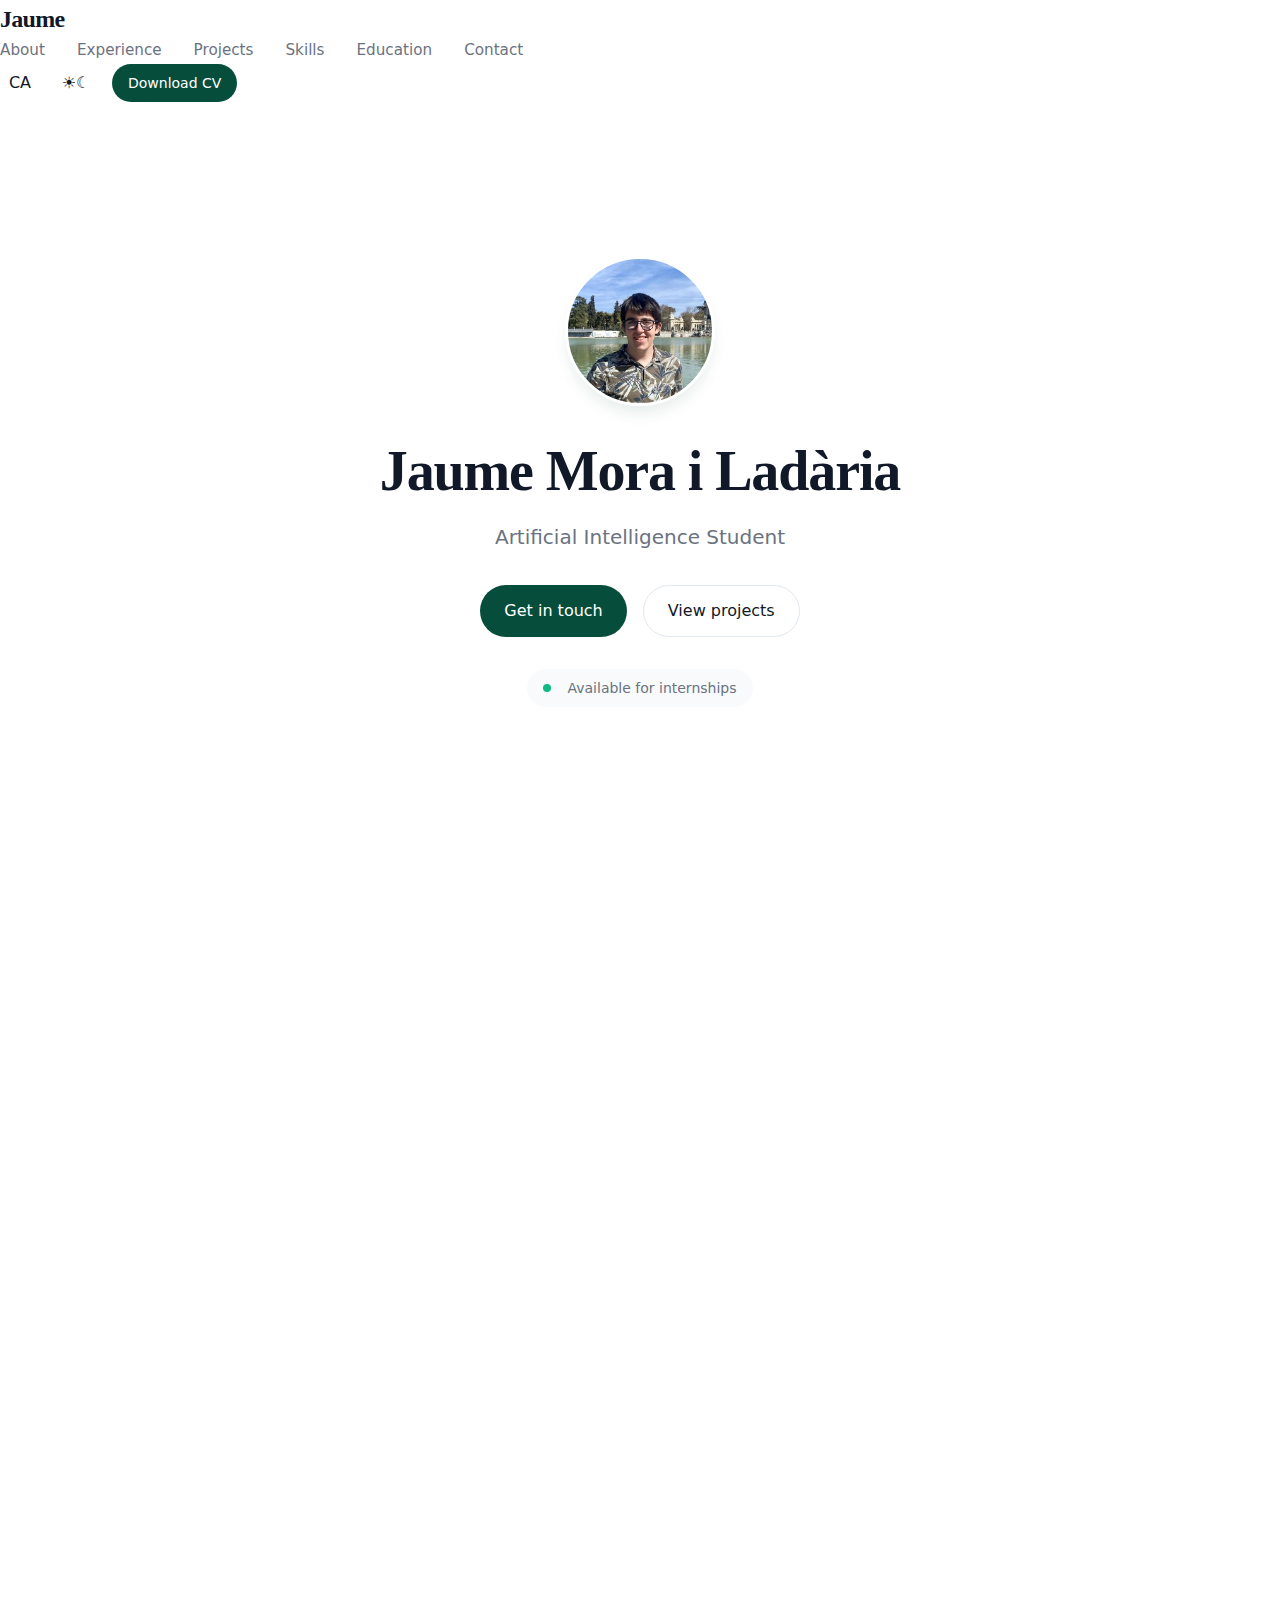
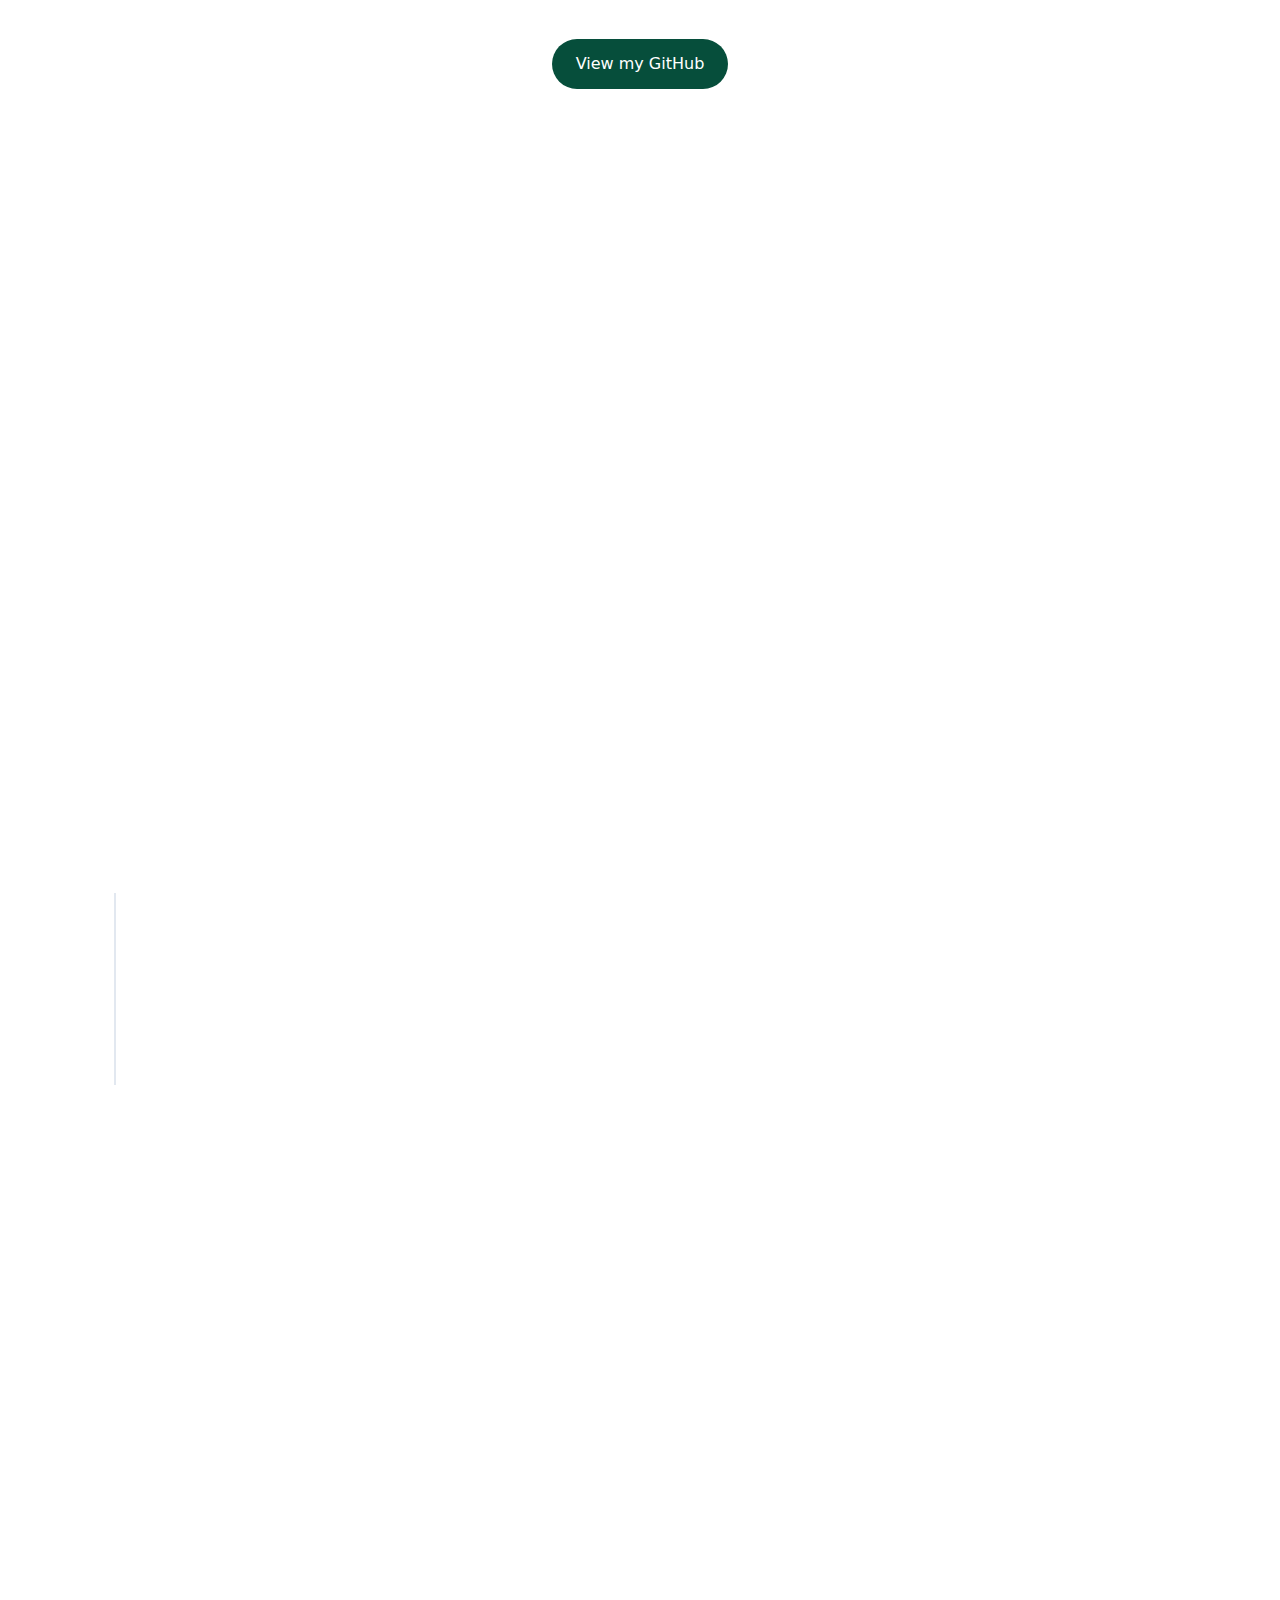
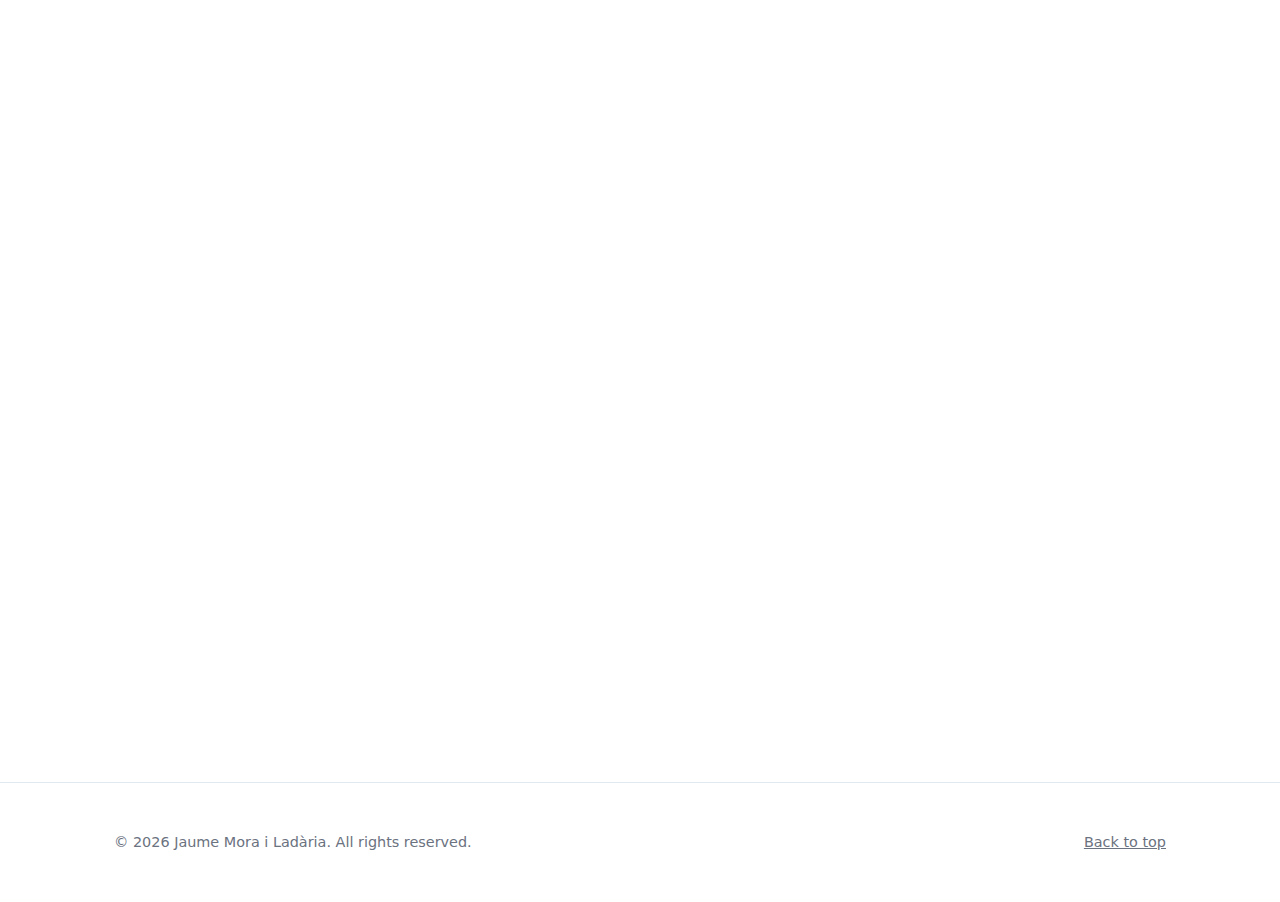
<file: index.html>
<!DOCTYPE html>
<html lang="en" data-theme="light">

<head>
    <meta charset="UTF-8">
    <meta name="viewport" content="width=device-width, initial-scale=1.0">
    <meta name="description" content="Portfolio of Jaume Mora i Ladària - AI Engineering Student">
    <link rel="alternate" hreflang="ca" href="?lang=ca" />
    <link rel="alternate" hreflang="en" href="?lang=en" />
    <title>Jaume Mora i Ladària</title>
    <link rel="stylesheet" href="styles.css">
    <link rel="icon"
        href="data:image/svg+xml,<svg xmlns=%22http://www.w3.org/2000/svg%22 viewBox=%220 0 100 100%22><text y=%22.9em%22 font-size=%2290%22>👨‍💻</text></svg>">
</head>

<body>

    <nav class="glass-nav">
        <div class="nav-container">
            <a href="#" class="logo">Jaume</a>
            <div class="nav-links" id="nav-links">
                <!-- Links injected by JS -->
            </div>
            <div class="nav-controls">
                <button id="lang-toggle" class="btn-icon" aria-label="Switch Language">EN</button>
                <button id="theme-toggle" class="btn-icon" aria-label="Toggle Dark Mode">
                    <span class="icon-sun">☀</span>
                    <span class="icon-moon">☾</span>
                </button>
                <a href="assets/cv.pdf" download id="cta-download" class="btn btn-primary btn-sm">Download CV</a>
                <button class="mobile-menu-btn" aria-label="Menu" aria-expanded="false">
                    <span></span><span></span><span></span>
                </button>
            </div>
        </div>
    </nav>

    <main id="main-content">
        <!-- Sections injected by JS -->
        <section id="hero" class="hero-section text-center">
            <div class="container">
                <div class="hero-content">
                    <div class="hero-avatar">
                        <div class="avatar-circle"></div>
                    </div>
                    <h1 id="hero-name" class="display-title">Loading...</h1>
                    <p id="hero-role" class="lead-text">Please enable JavaScript</p>
                    <div class="hero-actions">
                        <a href="#contact" class="btn btn-primary" id="hero-cta-primary">Contact</a>
                        <a href="#projects" class="btn btn-secondary" id="hero-cta-secondary">Projects</a>
                    </div>
                    <div id="hero-availability" class="availability-badge"></div>
                </div>
            </div>
        </section>
    </main>

    <footer class="footer">
        <div class="container footer-content">
            <div class="footer-left">
                <p id="footer-copyright">&copy; 2026</p>
            </div>
            <div class="footer-right">
                <button id="back-to-top" class="btn-link">Back to top</button>
            </div>
        </div>
    </footer>

    <!-- Templates for repetitive elements can go here if needed, but we'll generate via JS -->

    <!-- Modal for projects -->
    <div id="project-modal" class="modal" aria-hidden="true">
        <div class="modal-overlay" tabindex="-1" data-close="modal"></div>
        <div class="modal-container" role="dialog" aria-modal="true" aria-labelledby="modal-title">
            <button class="modal-close" aria-label="Close modal" data-close="modal">&times;</button>
            <div class="modal-content" id="modal-body">
                <!-- Injected via JS -->
            </div>
        </div>
    </div>

    <script src="script.js?v=4"></script>
</body>

</html>
</file>
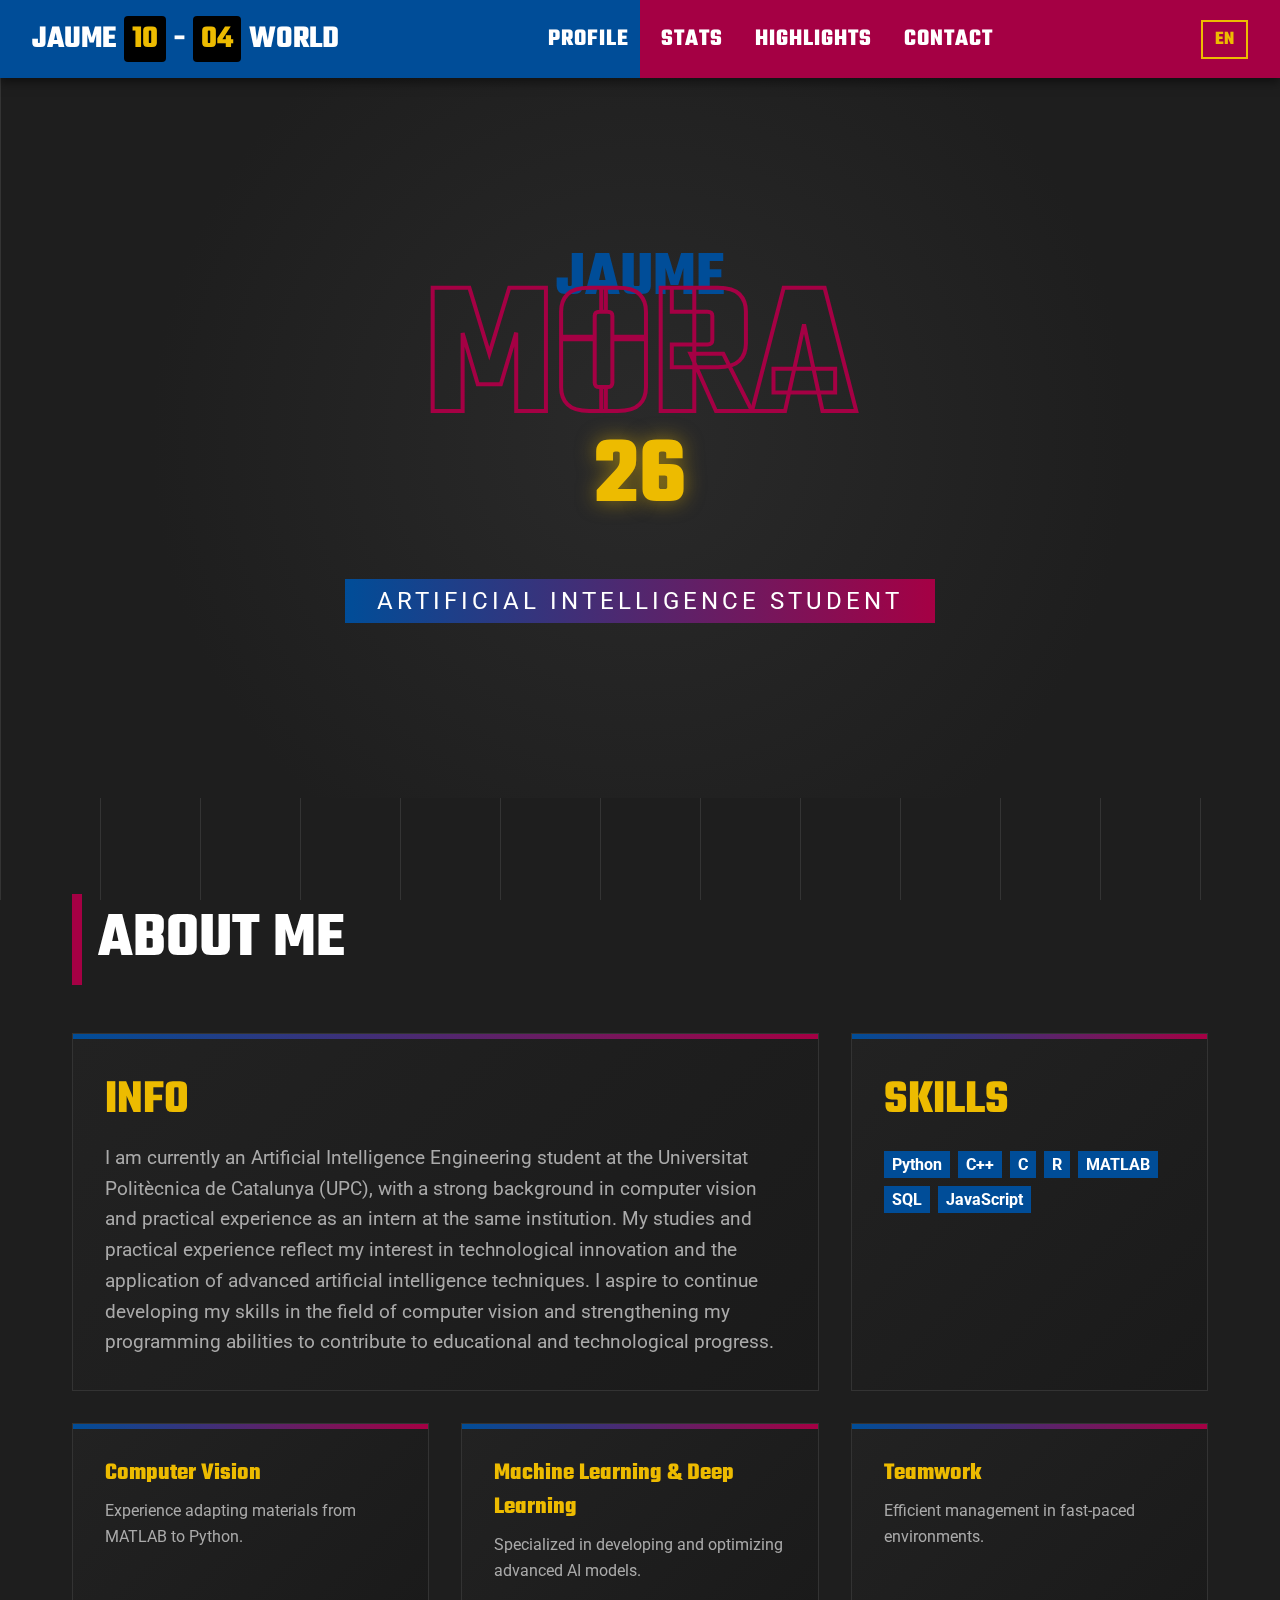
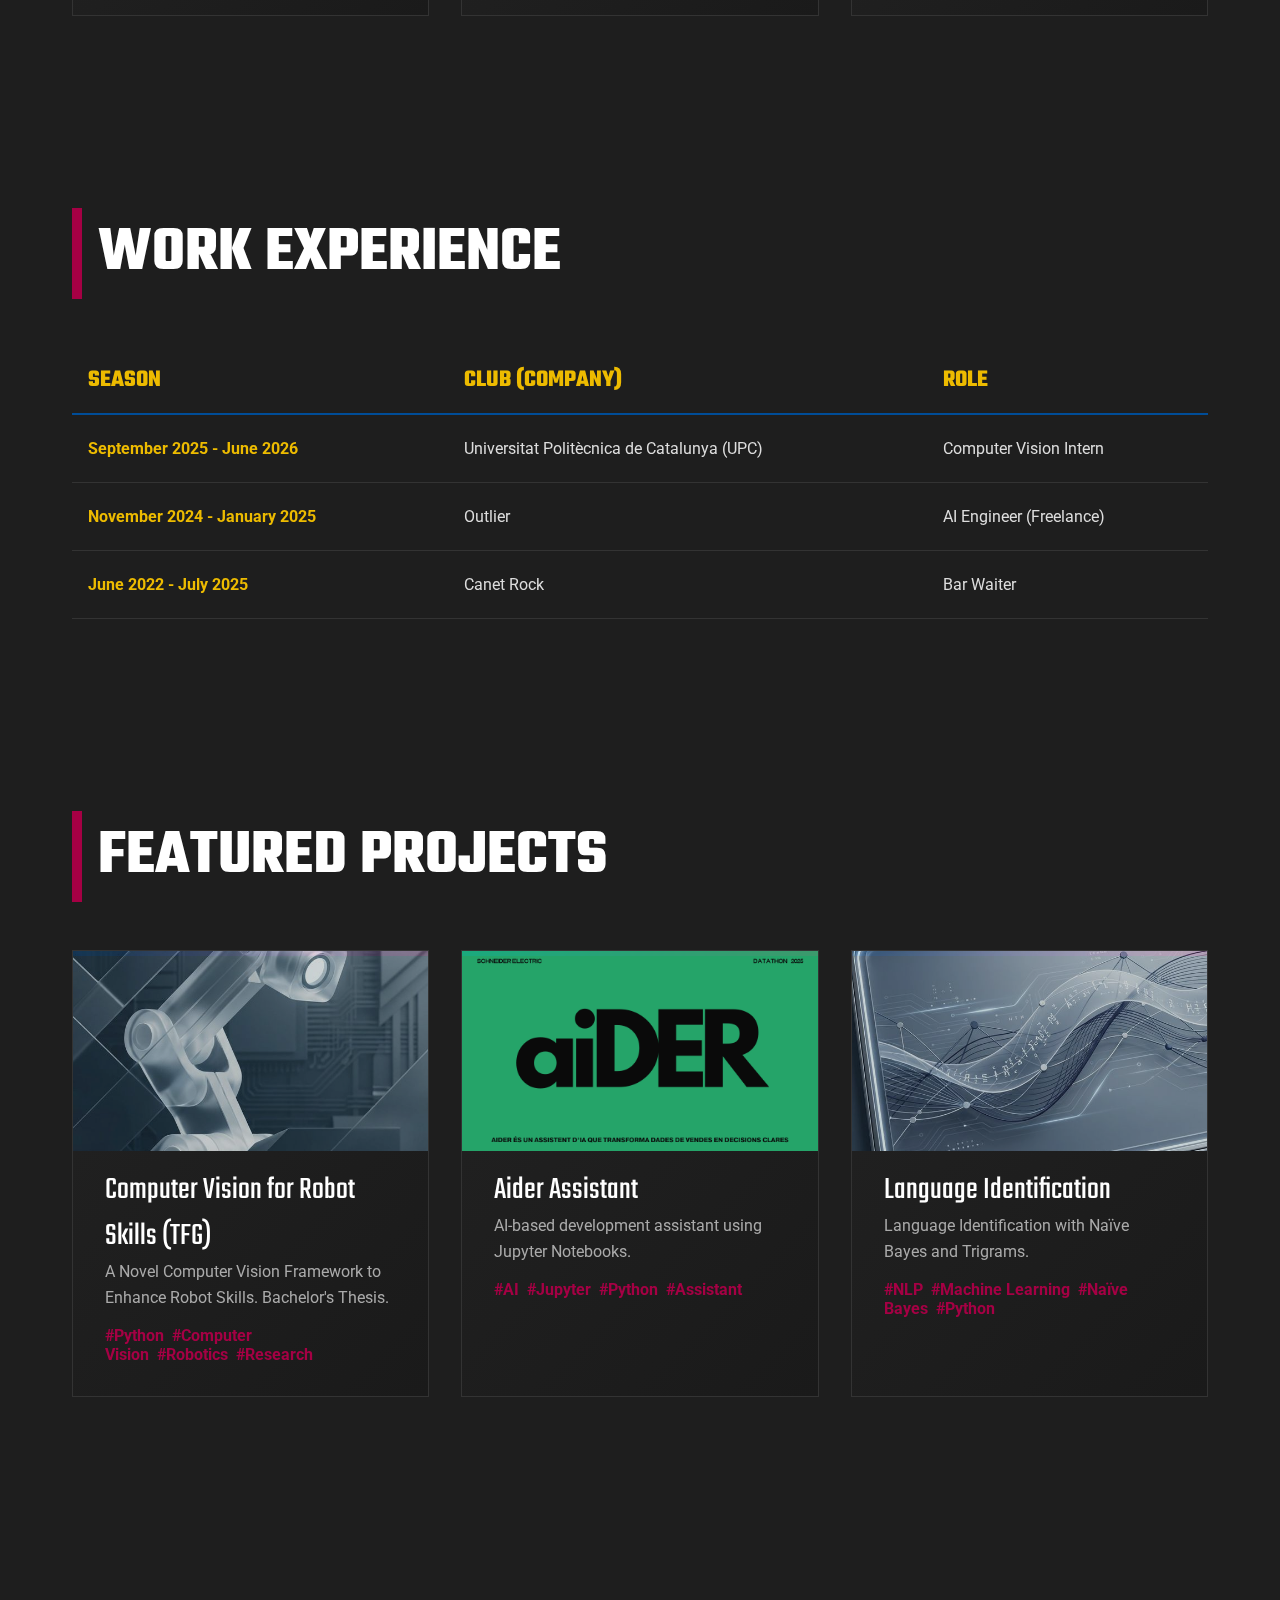
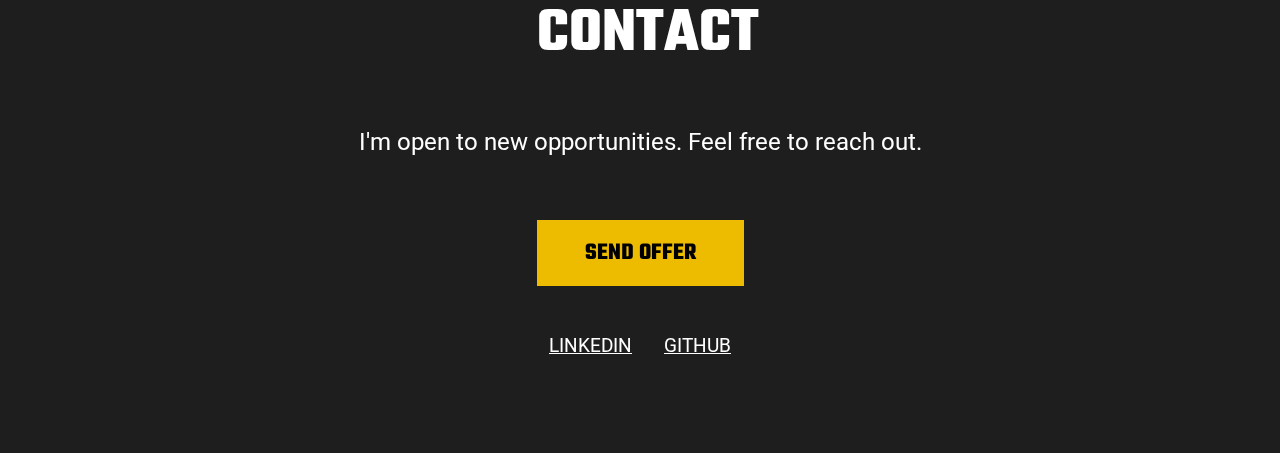
<file: 1/index.html>
<!DOCTYPE html>
<html lang="en">

<head>
    <meta charset="UTF-8">
    <meta name="viewport" content="width=device-width, initial-scale=1.0">
    <title>Jaume Mora | Blaugrana Edition</title>
    <link rel="stylesheet" href="styles.css">
    <link rel="icon"
        href="data:image/svg+xml,<svg xmlns=%22http://www.w3.org/2000/svg%22 viewBox=%220 0 100 100%22><text y=%22.9em%22 font-size=%2290%22>⚽</text></svg>">
    <link rel="preconnect" href="https://fonts.googleapis.com">
    <link rel="preconnect" href="https://fonts.gstatic.com" crossorigin>
    <link
        href="https://fonts.googleapis.com/css2?family=Teko:wght@400;600;700&family=Roboto:wght@400;500;700&display=swap"
        rel="stylesheet">
</head>

<body>
    <div class="field-lines"></div>

    <header class="match-header">
        <div class="score-board">
            <span class="team-name">JAUME</span>
            <span class="score">10</span>
            <span class="separator">-</span>
            <span class="score">04</span>
            <span class="team-name">WORLD</span>
        </div>
        <nav class="tactics-board">
            <a href="#about" class="tactic-link" data-tactic="4-3-3">Profile</a>
            <a href="#experience" class="tactic-link" data-tactic="Career">Stats</a>
            <a href="#projects" class="tactic-link" data-tactic="Highlights">Highlights</a>
            <a href="#contact" class="tactic-link" data-tactic="Transfer">Contact</a>
        </nav>
        <button id="lang-toggle" class="kit-toggle">EN</button>
    </header>

    <main id="stadium">
        <section id="hero" class="kickoff-section">
            <div class="player-intro">
                <h1 class="player-name">MORA</h1>
                <h2 class="player-number">26</h2>
                <div class="player-role" id="hero-role">AI ENGINEER / COMPUTER VISION</div>
            </div>
        </section>

        <!-- Dynamic Content Injected Here -->
        <div id="dynamic-content"></div>

    </main>

    <script src="script.js"></script>
</body>

</html>
</file>
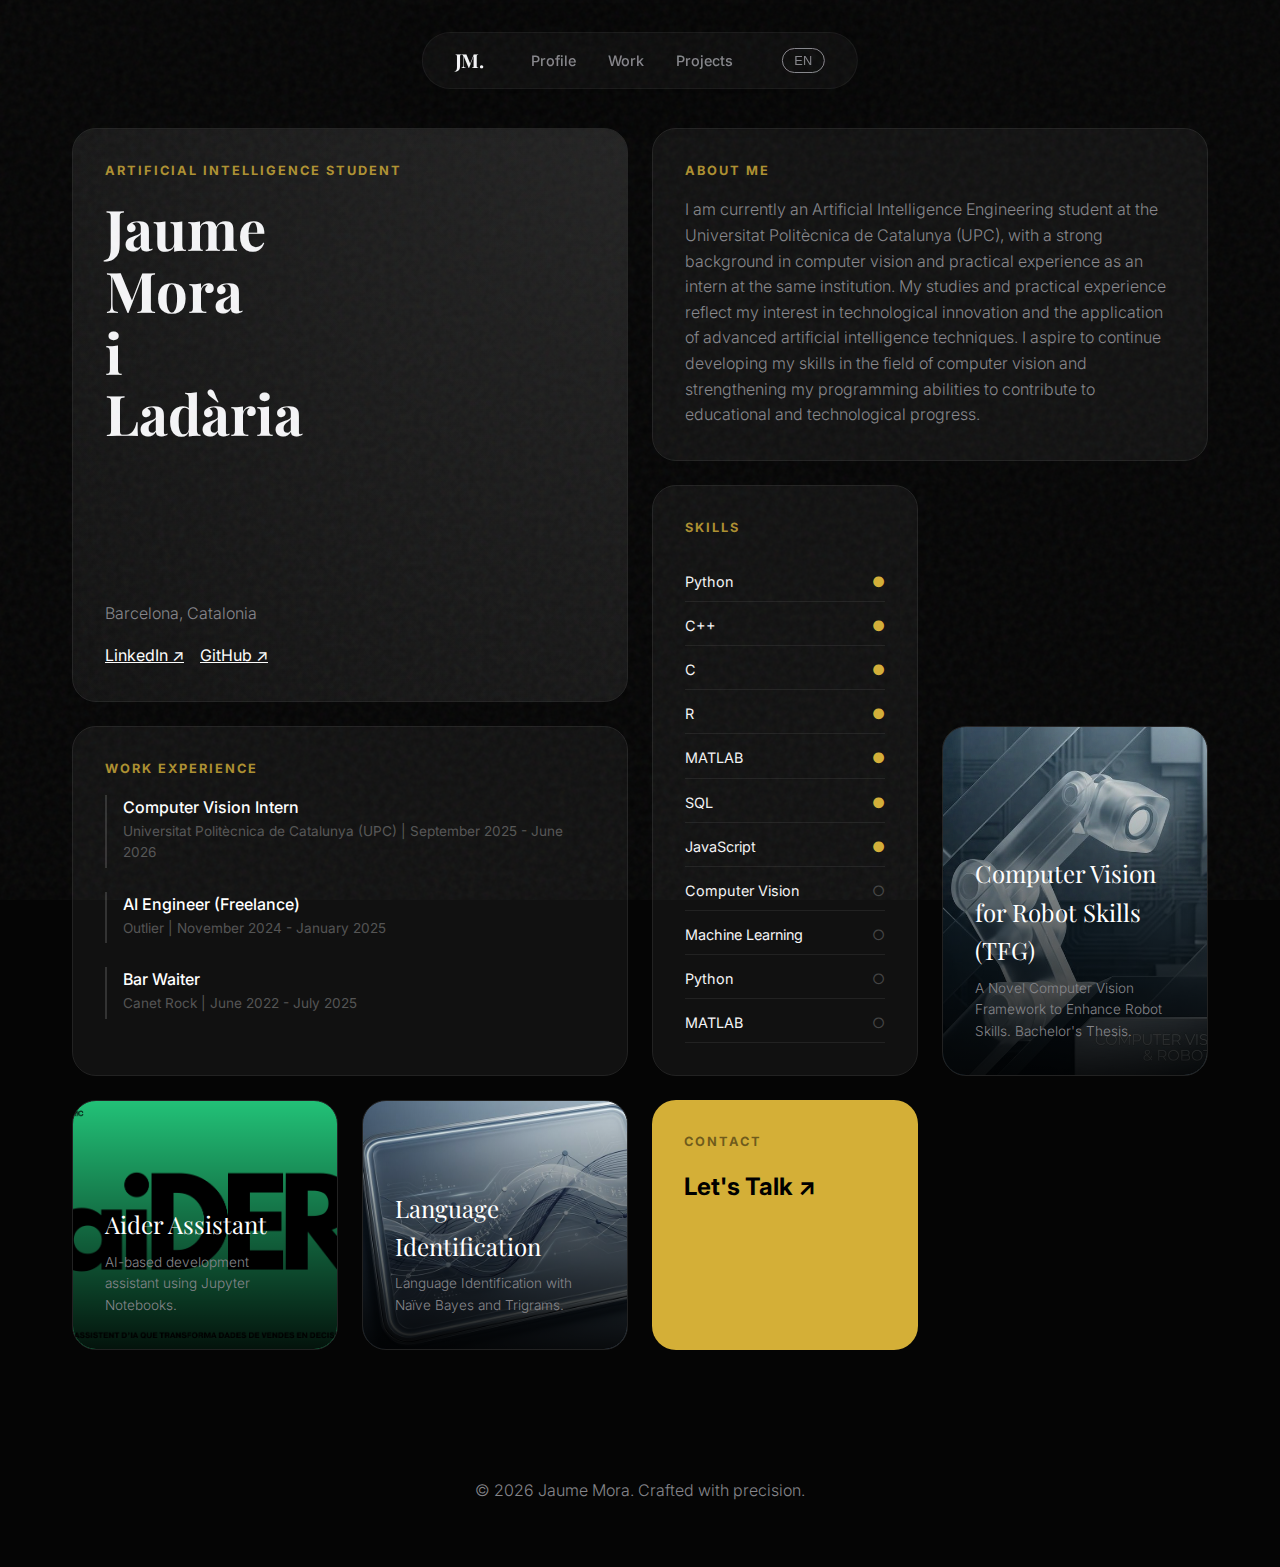
<file: 2/index.html>
<!DOCTYPE html>
<html lang="en">

<head>
    <meta charset="UTF-8">
    <meta name="viewport" content="width=device-width, initial-scale=1.0">
    <title>Jaume Mora | Premium Edition</title>
    <link rel="stylesheet" href="styles.css">
    <link rel="icon"
        href="data:image/svg+xml,<svg xmlns=%22http://www.w3.org/2000/svg%22 viewBox=%220 0 100 100%22><text y=%22.9em%22 font-size=%2290%22>✨</text></svg>">
    <link rel="preconnect" href="https://fonts.googleapis.com">
    <link rel="preconnect" href="https://fonts.gstatic.com" crossorigin>
    <link
        href="https://fonts.googleapis.com/css2?family=Playfair+Display:wght@400;600;700&family=Inter:wght@300;400;500;600&display=swap"
        rel="stylesheet">
</head>

<body>
    <div class="noise-overlay"></div>

    <nav class="glass-nav">
        <div class="nav-container">
            <span class="logo">JM.</span>
            <div class="nav-links">
                <a href="#summary">Profile</a>
                <a href="#work">Work</a>
                <a href="#projects">Projects</a>
            </div>
            <button id="lang-btn" class="lang-btn">EN</button>
        </div>
    </nav>

    <main class="bento-container" id="main-content">
        <!-- Content injected via JS -->
    </main>

    <footer class="footer">
        <p>© 2026 Jaume Mora. Crafted with precision.</p>
    </footer>

    <script src="script.js"></script>
</body>

</html>
</file>
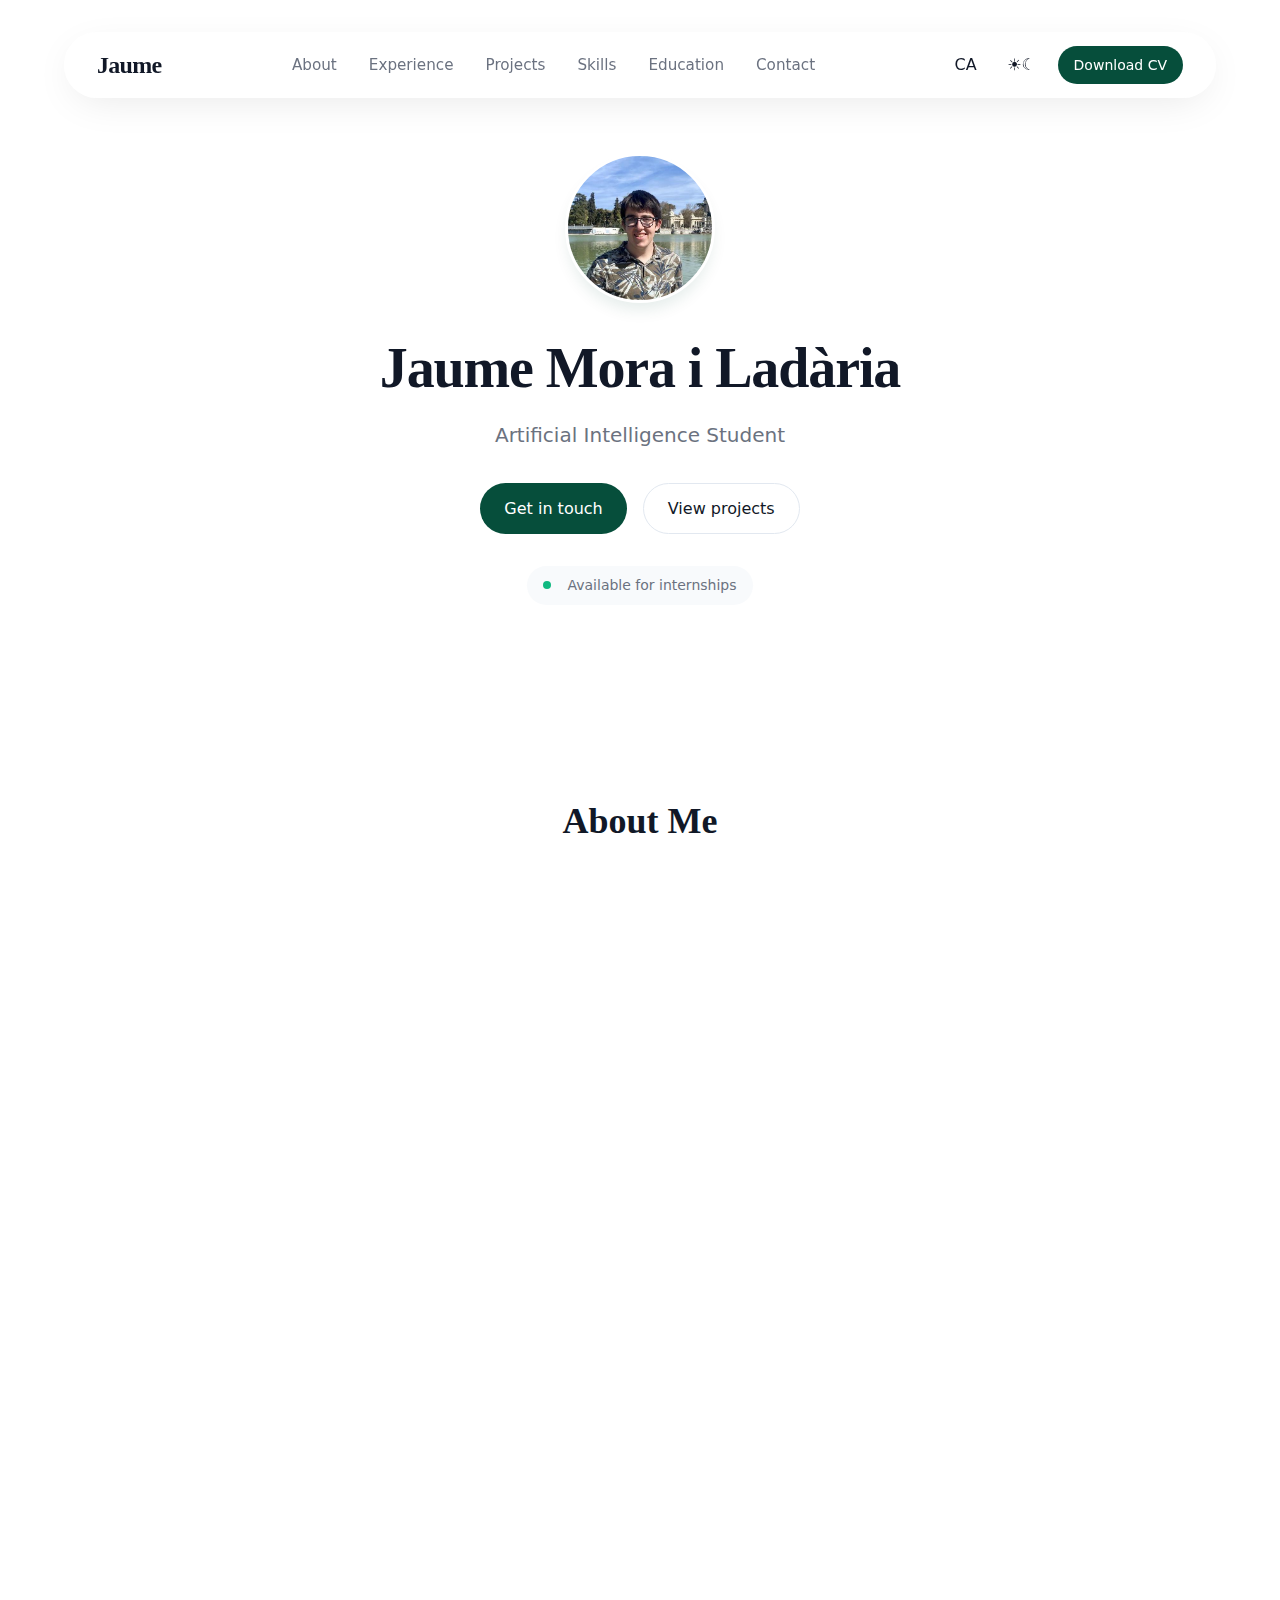
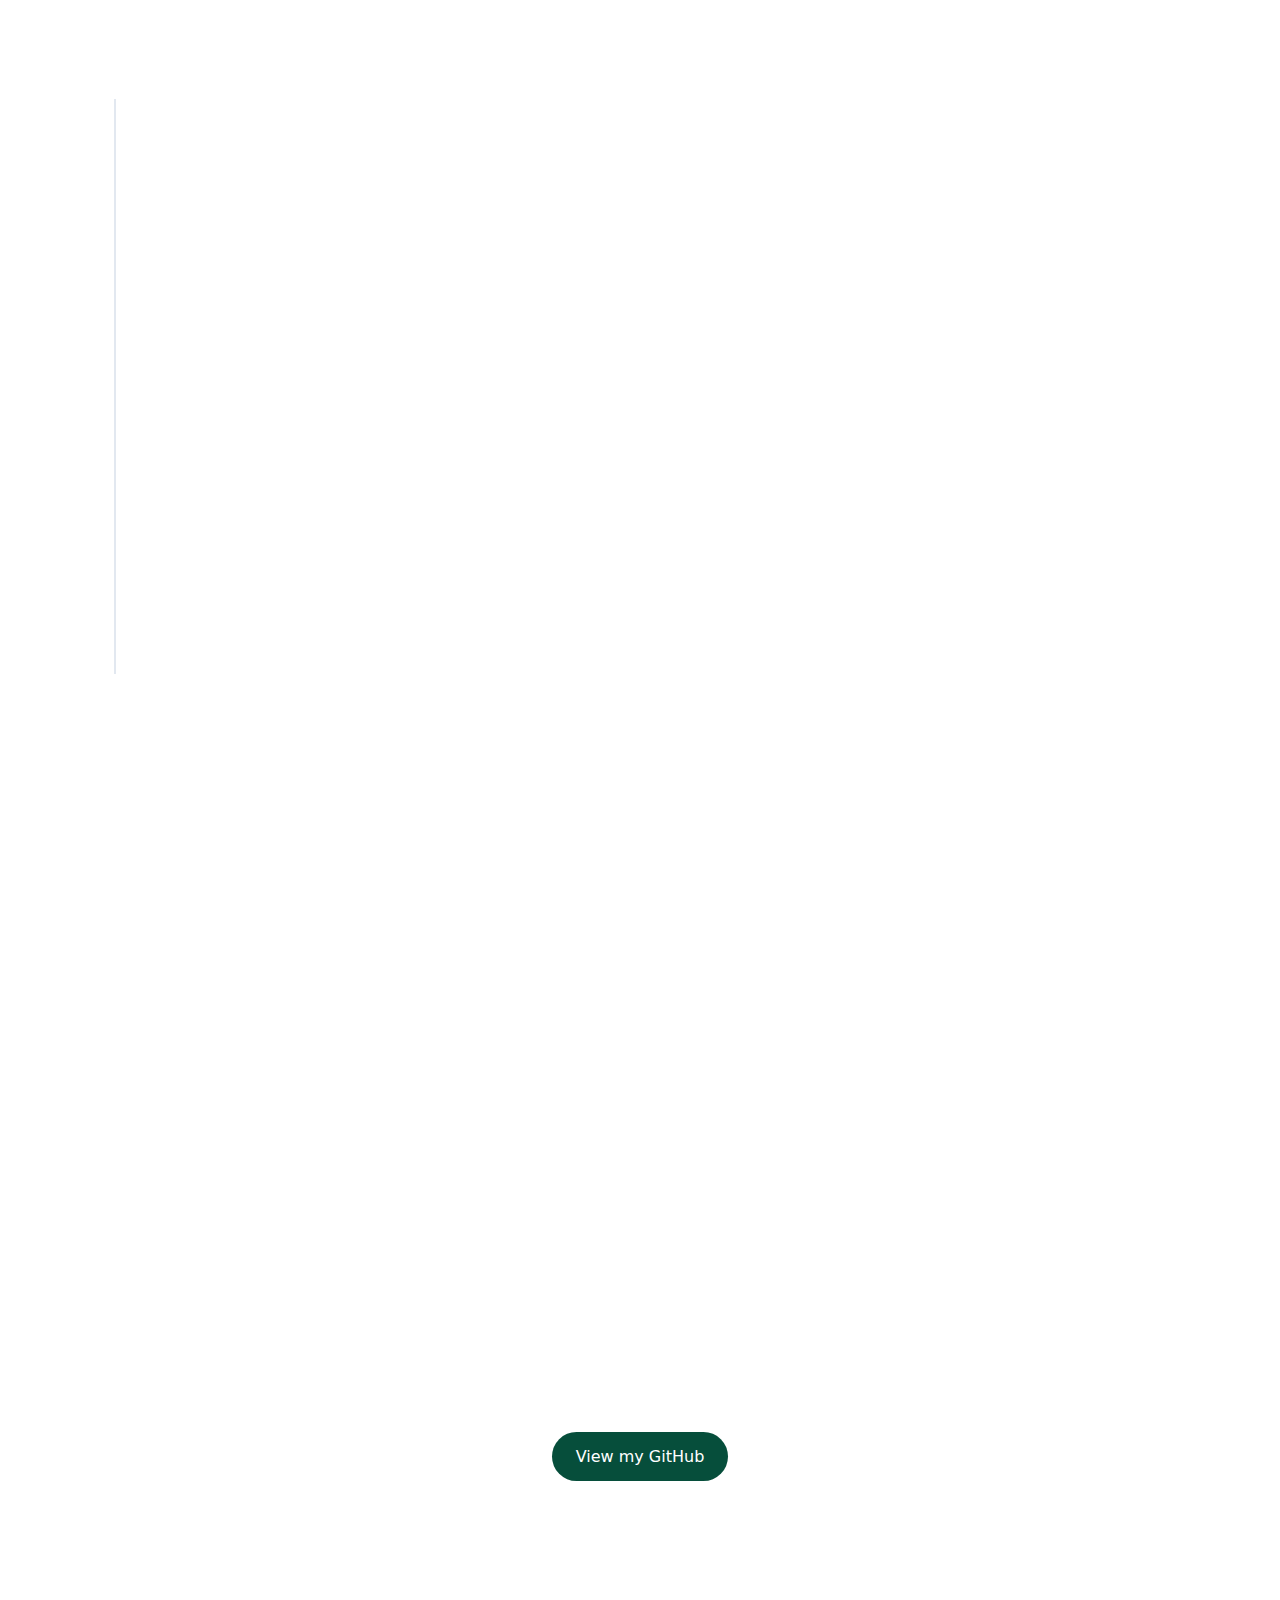
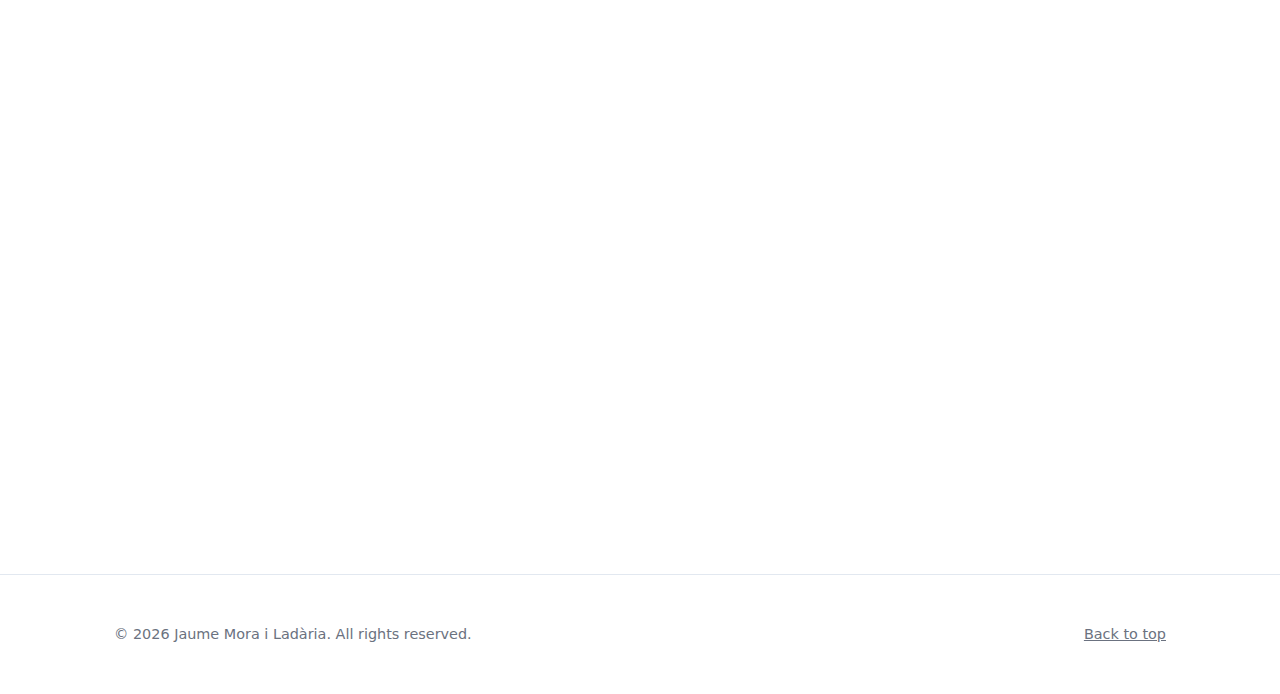
<file: lg/index.html>
<!DOCTYPE html>
<html lang="en" data-theme="light">

<head>
    <meta charset="UTF-8">
    <meta name="viewport" content="width=device-width, initial-scale=1.0">
    <meta name="description" content="Portfolio of Jaume Mora i Ladària - AI Engineering Student">
    <link rel="alternate" hreflang="ca" href="?lang=ca" />
    <link rel="alternate" hreflang="en" href="?lang=en" />
    <title>Jaume Mora i Ladària</title>
    <link rel="stylesheet" href="styles.css">
    <link rel="icon"
        href="data:image/svg+xml,<svg xmlns=%22http://www.w3.org/2000/svg%22 viewBox=%220 0 100 100%22><text y=%22.9em%22 font-size=%2290%22>👨‍💻</text></svg>">
</head>

<body>

    <nav class="glass-nav">
        <div class="nav-container">
            <a href="#" class="logo">Jaume</a>
            <div class="nav-links" id="nav-links">
                <div class="nav-indicator"></div>
                <!-- Links injected by JS -->
            </div>
            <div class="nav-controls">
                <button id="lang-toggle" class="btn-icon" aria-label="Switch Language">EN</button>
                <button id="theme-toggle" class="btn-icon" aria-label="Toggle Dark Mode">
                    <span class="icon-sun">☀</span>
                    <span class="icon-moon">☾</span>
                </button>
                <a href="assets/cv.pdf" download id="cta-download" class="btn btn-primary btn-sm">Download CV</a>
                <button class="mobile-menu-btn" aria-label="Menu" aria-expanded="false">
                    <span></span><span></span><span></span>
                </button>
            </div>
        </div>
    </nav>

    <main id="main-content">
        <!-- Sections injected by JS -->
        <section id="hero" class="hero-section text-center">
            <div class="container">
                <div class="hero-content">
                    <div class="hero-avatar">
                        <div class="avatar-circle"></div>
                    </div>
                    <h1 id="hero-name" class="display-title">Loading...</h1>
                    <p id="hero-role" class="lead-text">Please enable JavaScript</p>
                    <div class="hero-actions">
                        <a href="#contact" class="btn btn-primary" id="hero-cta-primary">Contact</a>
                        <a href="#projects" class="btn btn-secondary" id="hero-cta-secondary">Projects</a>
                    </div>
                    <div id="hero-availability" class="availability-badge"></div>
                </div>
            </div>
        </section>
    </main>

    <footer class="footer">
        <div class="container footer-content">
            <div class="footer-left">
                <p id="footer-copyright">&copy; 2026</p>
            </div>
            <div class="footer-right">
                <button id="back-to-top" class="btn-link">Back to top</button>
            </div>
        </div>
    </footer>

    <!-- Templates for repetitive elements can go here if needed, but we'll generate via JS -->

    <!-- Modal for projects -->
    <div id="project-modal" class="modal" aria-hidden="true">
        <div class="modal-overlay" tabindex="-1" data-close="modal"></div>
        <div class="modal-container" role="dialog" aria-modal="true" aria-labelledby="modal-title">
            <button class="modal-close" aria-label="Close modal" data-close="modal">&times;</button>
            <div class="modal-content" id="modal-body">
                <!-- Injected via JS -->
            </div>
        </div>
    </div>

    <div id="liquid-filters-container"></div>
    <script src="script.js?v=4"></script>
</body>

</html>
</file>
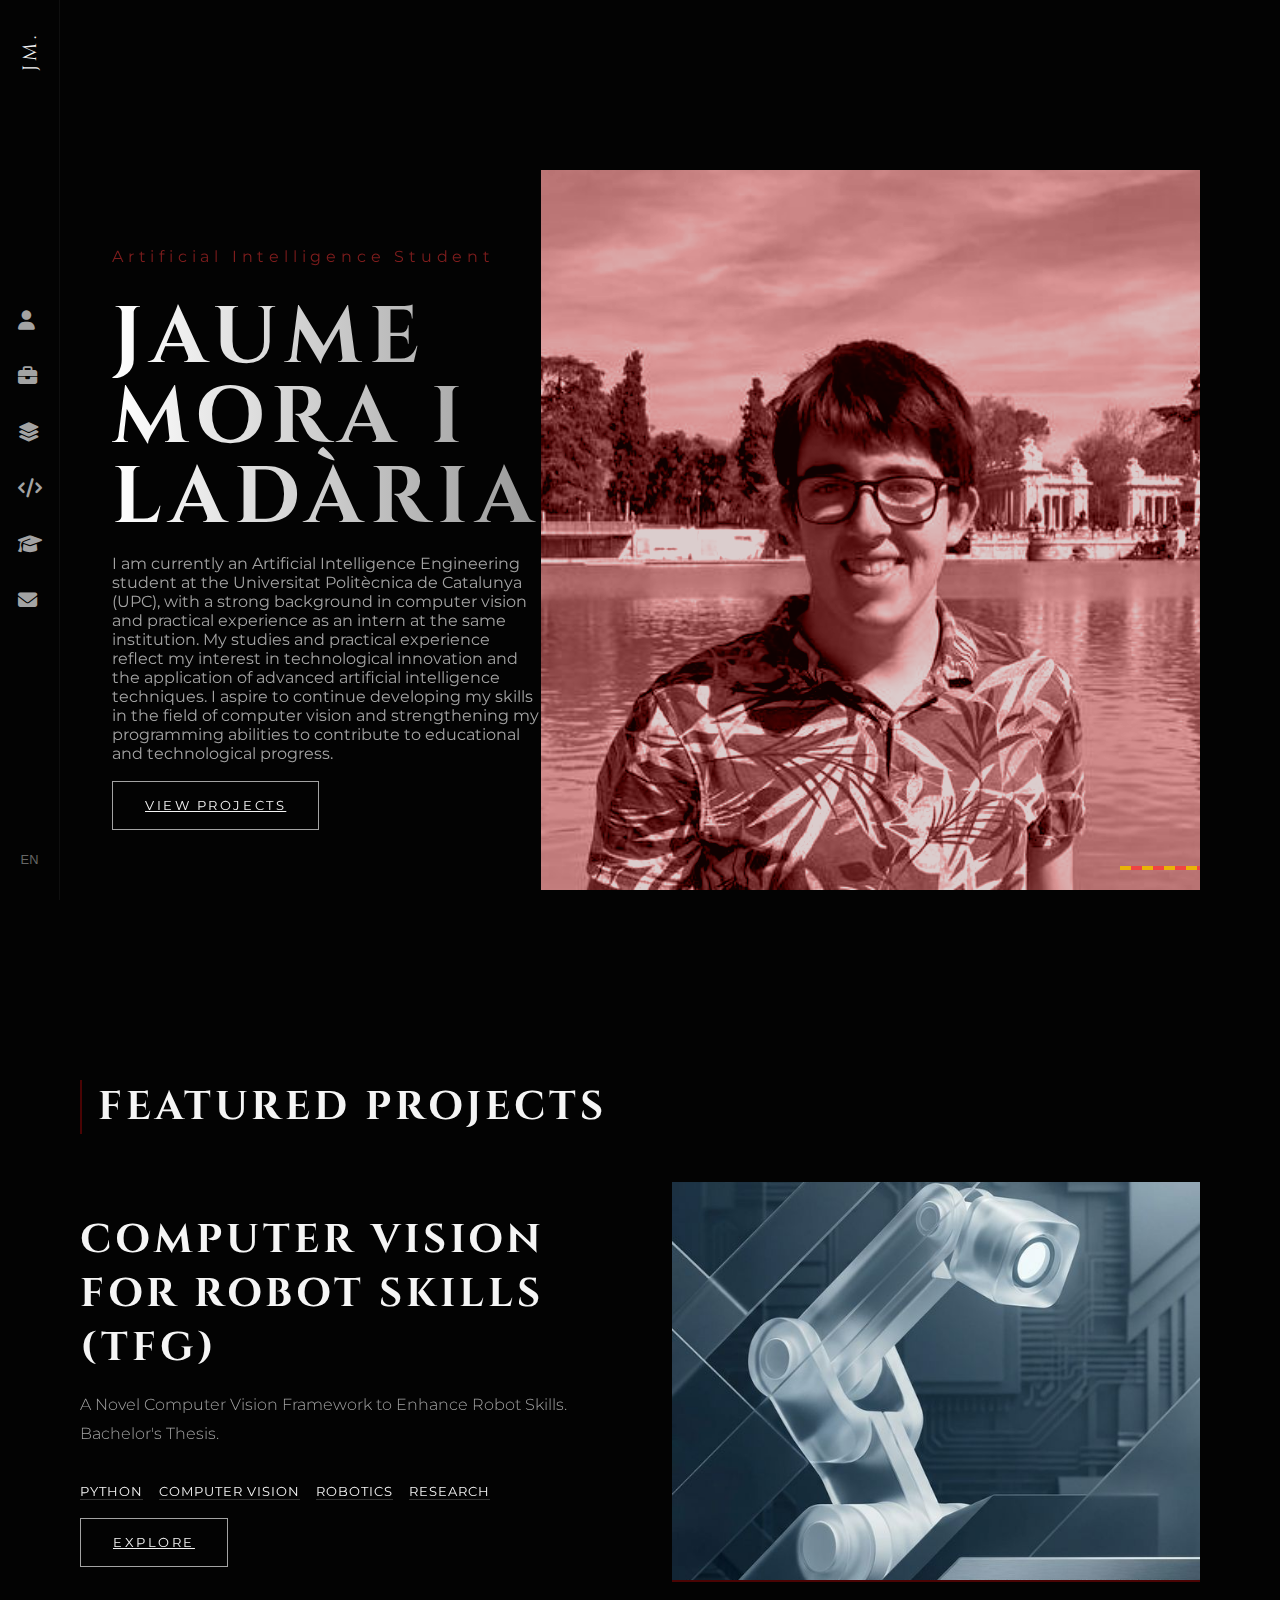
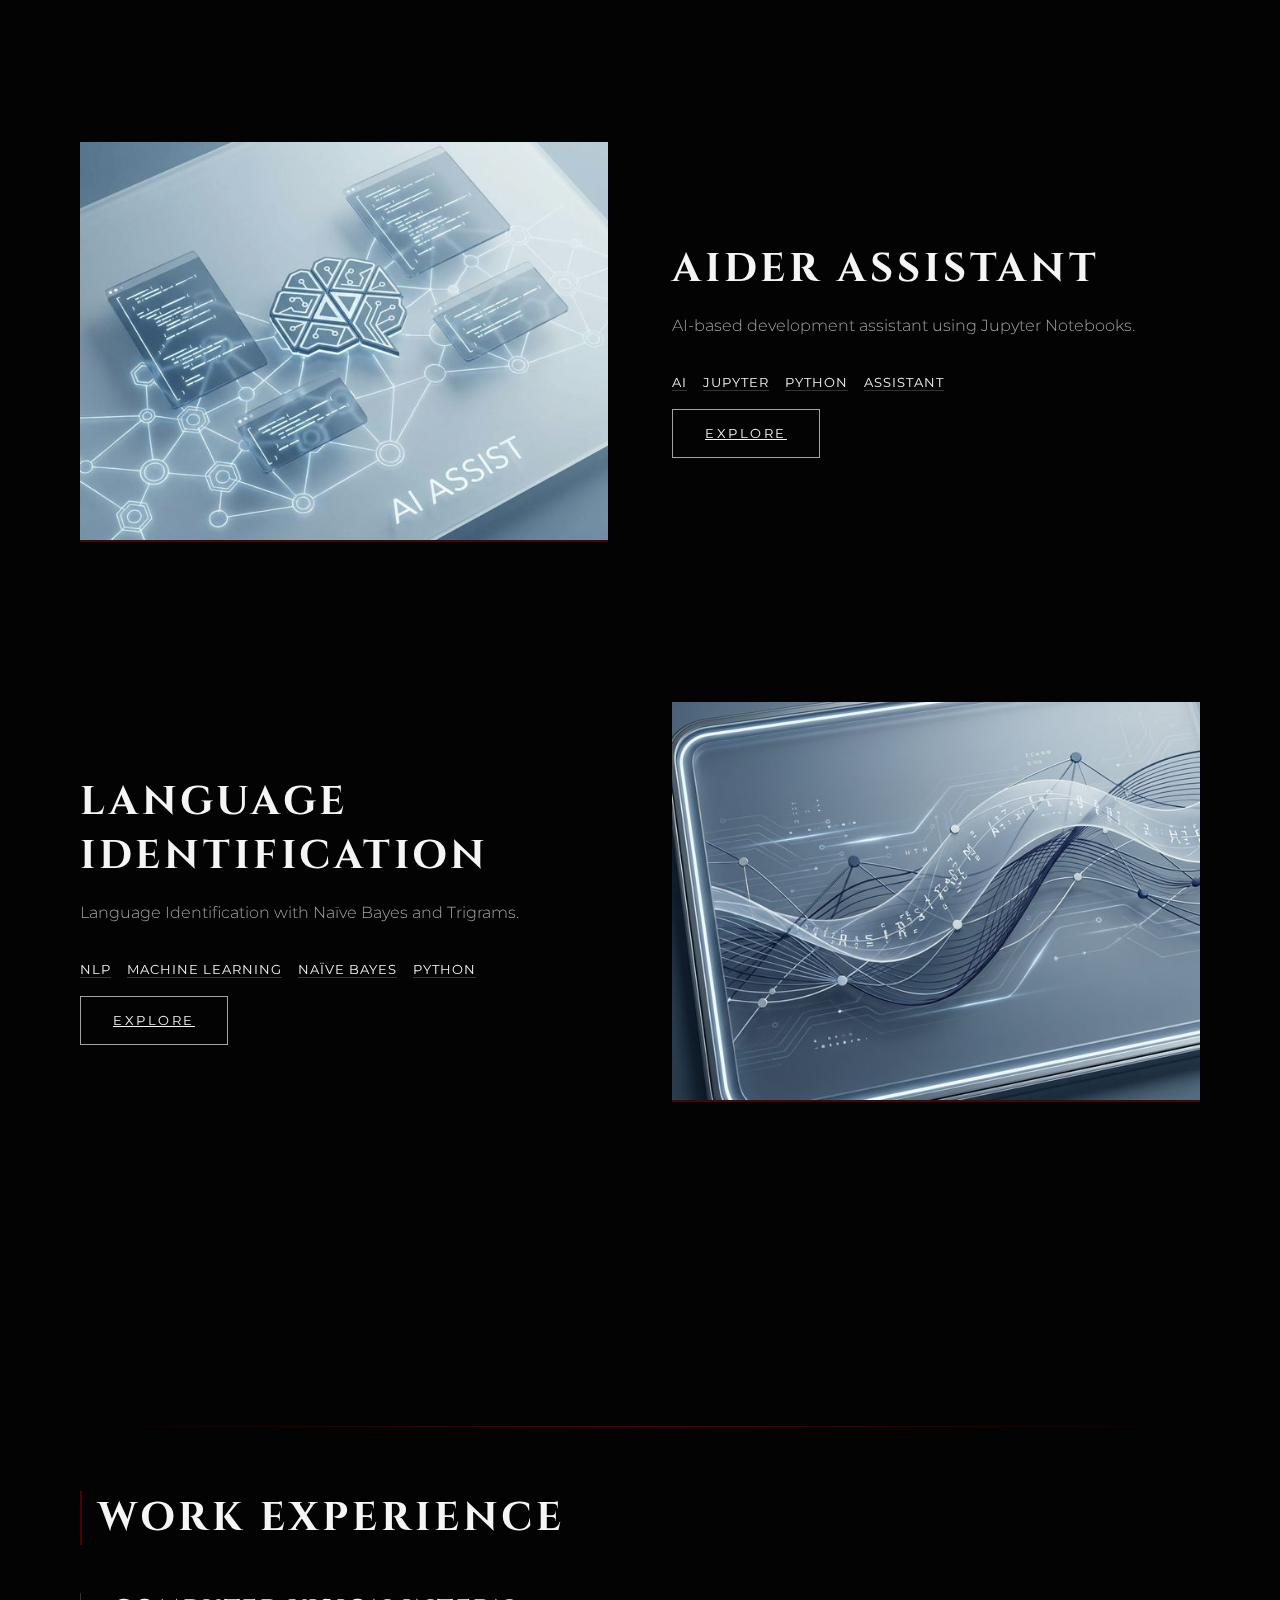
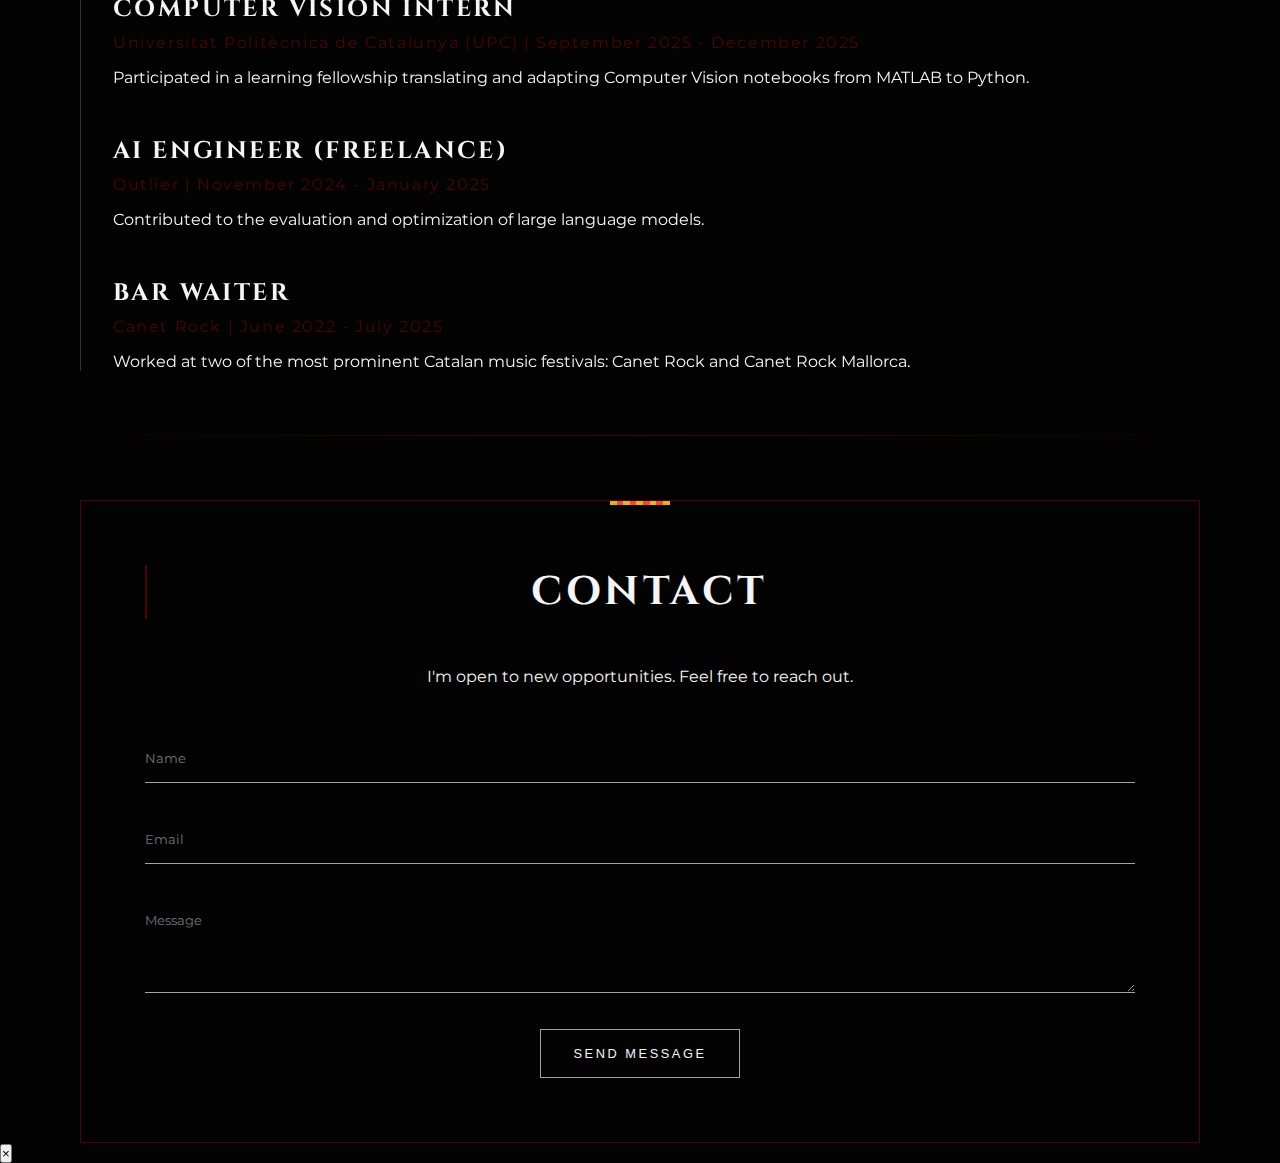
<file: modern/index.html>
<!DOCTYPE html>
<html lang="en" data-theme="light">

<head>
    <meta charset="UTF-8">
    <meta name="viewport" content="width=device-width, initial-scale=1.0">
    <meta name="description" content="Portfolio of Jaume Mora i Ladària - AI Engineering Student">
    <link rel="alternate" hreflang="ca" href="?lang=ca" />
    <link rel="alternate" hreflang="en" href="?lang=en" />
    <title>Jaume Mora i Ladària - Modern Portfolio</title>
    <link rel="stylesheet" href="styles.css">
    <link rel="icon"
        href="data:image/svg+xml,<svg xmlns=%22http://www.w3.org/2000/svg%22 viewBox=%220 0 100 100%22><text y=%22.9em%22 font-size=%2290%22>⚡️</text></svg>">
    <!-- Font Awesome -->
    <link rel="stylesheet" href="https://cdnjs.cloudflare.com/ajax/libs/font-awesome/6.4.0/css/all.min.css">
</head>

<body>
    <div class="layout-grid">
        <!-- Vertical Nav -->
        <nav class="navbar">
            <div class="logo">JM.</div>
            <div class="nav-links">
                <!-- Injected icons -->
            </div>
            <div class="nav-footer">
                <button onclick="toggleLang()" id="lang-text"
                    style="background:none; border:none; color:#666; font-size:0.8rem; cursor:pointer;">EN</button>
            </div>
        </nav>

        <!-- Main Content -->
        <main id="main-content">
            <!-- Content injected by script.js -->
        </main>
    </div>

    <!-- Scripts -->
    <script src="script.js"></script>
</body>

<!-- Templates for repetitive elements can go here if needed, but we'll generate via JS -->

<!-- Modal for projects -->
<div id="project-modal" class="modal" aria-hidden="true">
    <div class="modal-overlay" tabindex="-1" data-close="modal"></div>
    <div class="modal-container" role="dialog" aria-modal="true" aria-labelledby="modal-title">
        <button class="modal-close" aria-label="Close modal" data-close="modal">&times;</button>
        <div class="modal-content" id="modal-body">
            <!-- Injected via JS -->
        </div>
    </div>
</div>

<script src="script.js"></script>
</body>

</html>
</file>
<file: styles.css>
/* CSS Variables & Design System */
:root {
    /* Colors - Light Mode (Forest & Gold Premium - White BG) */
    --bg-color: #ffffff;
    /* User requested White */
    --bg-secondary: #f8fafc;
    /* Very light slate for subtle contrast */
    --text-color: #111827;
    /* Standard Dark Grey/Black (Not Green) */
    --text-muted: #6b7280;
    /* Standard Muted Grey */
    --primary-color: #064e3b;
    /* Deep Forest Green (Buttons) */
    --primary-hover: #065f46;
    --accent-color: #d97706;
    /* Gold/Mustard */
    --border-color: #e2e8f0;
    --card-bg: #ffffff;
    --shadow-sm: 0 1px 2px 0 rgba(6, 78, 59, 0.05);
    /* Tinted with green */
    --shadow-md: 0 4px 6px -1px rgba(6, 78, 59, 0.1);
    --shadow-lg: 0 10px 15px -3px rgba(6, 78, 59, 0.1);

    /* Typography */
    --font-sans: 'Inter', system-ui, -apple-system, sans-serif;
    --font-serif: 'Playfair Display', 'Merriweather', serif;

    /* Spacing */
    --container-width: 1100px;
    --header-height: 70px;
    --radius-sm: 0.375rem;
    --radius-md: 0.5rem;
    --radius-lg: 1rem;
    --radius-full: 9999px;

    /* Transitions */
    --transition-fast: 200ms ease;
    --transition-normal: 400ms ease;
}

[data-theme="dark"] {
    --bg-color: #050806;
    /* Almost Black (Deepest Green-Black) */
    --bg-secondary: #0f1712;
    /* Slightly lighter */
    --text-color: #f9fafb;
    /* White text */
    --text-muted: #9ca3af;
    --primary-color: #10b981;
    /* Brighter green for dark mode visibility */
    --primary-hover: #34d399;
    --accent-color: #fbbf24;
    --border-color: #1f2937;
    --card-bg: #0f1712;
    --shadow-sm: 0 1px 2px 0 rgba(0, 0, 0, 0.3);
    --shadow-md: 0 4px 6px -1px rgba(0, 0, 0, 0.5);
}

/* Reset & Base */
*,
*::before,
*::after {
    box-sizing: border-box;
    margin: 0;
    padding: 0;
}

html {
    scroll-behavior: smooth;
    font-size: 16px;
}

body {
    font-family: var(--font-sans);
    background-color: var(--bg-color);
    color: var(--text-color);
    line-height: 1.6;
    transition: background-color var(--transition-normal), color var(--transition-normal);
    -webkit-font-smoothing: antialiased;
}

img {
    max-width: 100%;
    display: block;
}

a {
    color: inherit;
    text-decoration: none;
    transition: color var(--transition-fast);
}

ul {
    list-style: none;
}

button {
    font: inherit;
    cursor: pointer;
    background: none;
    border: none;
}

/* Utilities */
.container {
    max-width: var(--container-width);
    margin: 0 auto;
    padding: 0 1.5rem;
}

.text-center {
    text-align: center;
}

/* Typography */
h1,
h2,
h3,
h4,
h5,
h6 {
    font-family: var(--font-serif);
    font-weight: 700;
    line-height: 1.2;
    margin-bottom: 1rem;
}

.display-title {
    font-size: 3.5rem;
    letter-spacing: -0.02em;
}

.section-title {
    font-size: 2.25rem;
    margin-bottom: 2rem;
    text-align: center;
}

.lead-text {
    font-size: 1.25rem;
    color: var(--text-muted);
    max-width: 600px;
    margin: 0 auto 2rem;
}

/* Components */
.btn {
    display: inline-flex;
    align-items: center;
    justify-content: center;
    padding: 0.75rem 1.5rem;
    border-radius: var(--radius-full);
    font-weight: 500;
    transition: all var(--transition-fast);
    font-size: 1rem;
}

.btn-primary {
    background-color: var(--primary-color);
    color: var(--bg-color);
}

.btn-primary:hover {
    background-color: var(--primary-hover);
    transform: translateY(-1px);
}

.btn-secondary {
    background-color: transparent;
    border: 1px solid var(--border-color);
    color: var(--text-color);
}

.btn-secondary:hover {
    border-color: var(--text-color);
    background-color: var(--bg-secondary);
}

.btn-sm {
    padding: 0.5rem 1rem;
    font-size: 0.875rem;
}

.btn-icon {
    width: 40px;
    height: 40px;
    border-radius: var(--radius-full);
    display: flex;
    align-items: center;
    justify-content: center;
    color: var(--text-color);
    transition: background-color var(--transition-fast);
}

.btn-icon:hover {
    background-color: var(--bg-secondary);
}

/* Navbar */
.navbar {
    position: fixed;
    top: 0;
    left: 0;
    width: 100%;
    height: var(--header-height);
    background-color: rgba(255, 255, 255, 0.8);
    backdrop-filter: blur(10px);
    -webkit-backdrop-filter: blur(10px);
    border-bottom: 1px solid transparent;
    z-index: 1000;
    transition: border-color var(--transition-normal), background-color var(--transition-normal);
}

[data-theme="dark"] .navbar {
    background-color: rgba(15, 17, 21, 0.8);
}

.navbar.scrolled {
    border-bottom-color: var(--border-color);
}

.navbar-content {
    display: flex;
    align-items: center;
    justify-content: space-between;
    height: 100%;
}

.logo {
    font-family: var(--font-serif);
    font-weight: 700;
    font-size: 1.5rem;
    letter-spacing: -0.03em;
}

.nav-links {
    display: flex;
    gap: 2rem;
}

.nav-link {
    font-size: 0.95rem;
    font-weight: 500;
    color: var(--text-muted);
    position: relative;
}

.nav-link:hover,
.nav-link.active {
    color: var(--text-color);
}

.nav-link.active::after {
    content: '';
    position: absolute;
    bottom: -4px;
    left: 0;
    width: 100%;
    height: 2px;
    background-color: var(--text-color);
}

.nav-controls {
    display: flex;
    align-items: center;
    gap: 1rem;
}

.mobile-menu-btn {
    display: none;
}

/* Hero Section */
.hero-section {
    padding-top: calc(var(--header-height) + 4rem);
    padding-bottom: 6rem;
    min-height: 80vh;
    display: flex;
    align-items: center;
}

.hero-avatar {
    margin-bottom: 2rem;
}

.avatar-circle {
    width: 150px;
    height: 150px;
    background-color: var(--bg-secondary);
    border-radius: 50%;
    margin: 0 auto;
    background-image: url('assets/profile.jpg?v=2');
    /* User to replace */
    background-size: cover;
    background-position: center;
    border: 3px solid var(--bg-color);
    box-shadow: var(--shadow-lg);
}

.hero-actions {
    display: flex;
    gap: 1rem;
    justify-content: center;
    margin-bottom: 2rem;
}

.availability-badge {
    display: inline-flex;
    align-items: center;
    gap: 0.5rem;
    padding: 0.5rem 1rem;
    background-color: var(--bg-secondary);
    border-radius: var(--radius-full);
    font-size: 0.875rem;
    color: var(--text-muted);
}

.availability-badge::before {
    content: '';
    width: 8px;
    height: 8px;
    background-color: #10b981;
    border-radius: 50%;
}

/* Sections General */
section {
    padding: 5rem 0;
}

/* About Section */
.about-grid {
    display: grid;
    grid-template-columns: 2fr 3fr;
    gap: 4rem;
    align-items: start;
}

.highlight-cards {
    display: grid;
    grid-template-columns: repeat(auto-fit, minmax(200px, 1fr));
    gap: 1.5rem;
    margin-top: 0;
}

.card {
    background-color: var(--card-bg);
    border: 1px solid var(--border-color);
    padding: 1.5rem;
    border-radius: var(--radius-md);
    transition: transform var(--transition-fast), box-shadow var(--transition-fast);
}

.card:hover {
    transform: translateY(-4px);
    box-shadow: var(--shadow-md);
}

.card h3 {
    font-family: var(--font-sans);
    font-size: 1.1rem;
    margin-bottom: 0.5rem;
}

.card p {
    font-size: 0.9rem;
    color: var(--text-muted);
}

/* Timeline (Experience & Education) */
.timeline {
    position: relative;
    padding-left: 2rem;
    border-left: 2px solid var(--border-color);
}

.timeline-item {
    position: relative;
    margin-bottom: 3rem;
}

.timeline-item:last-child {
    margin-bottom: 0;
}

.timeline-dot {
    position: absolute;
    left: -2rem;
    top: 5px;
    width: 16px;
    height: 16px;
    background-color: var(--bg-color);
    border: 2px solid var(--text-color);
    border-radius: 50%;
    transform: translateX(-50%);
}

.timeline-content h3 {
    font-family: var(--font-sans);
    font-size: 1.25rem;
    margin-bottom: 0.25rem;
}

.timeline-meta {
    font-size: 0.9rem;
    color: var(--text-muted);
    margin-bottom: 1rem;
    display: flex;
    gap: 1rem;
}

.timeline-desc ul {
    list-style: disc;
    padding-left: 1.25rem;
    color: var(--text-muted);
}

.timeline-desc li {
    margin-bottom: 0.5rem;
}

/* Projects Grid */
.projects-grid {
    display: grid;
    grid-template-columns: repeat(auto-fill, minmax(300px, 1fr));
    gap: 2rem;
}

.project-card {
    background-color: var(--card-bg);
    border: 1px solid var(--border-color);
    border-radius: var(--radius-md);
    overflow: hidden;
    cursor: pointer;
    transition: all var(--transition-normal);
}

.project-card:hover {
    transform: translateY(-5px);
    box-shadow: var(--shadow-lg);
}

.project-image {
    height: 200px;
    background-color: var(--bg-secondary);
    position: relative;
    overflow: hidden;
}

.project-image img {
    width: 100%;
    height: 100%;
    object-fit: cover;
    transition: transform var(--transition-normal);
}

.project-card:hover .project-image img {
    transform: scale(1.05);
}

.project-info {
    padding: 1.5rem;
}

.project-tags {
    display: flex;
    flex-wrap: wrap;
    gap: 0.5rem;
    margin-top: 1rem;
}

.tag {
    font-size: 0.75rem;
    padding: 0.25rem 0.75rem;
    background-color: var(--bg-secondary);
    border-radius: var(--radius-full);
    color: var(--text-color);
}

/* Skills */
.skills-container {
    display: flex;
    flex-direction: column;
    gap: 2rem;
}

.skill-category h3 {
    font-size: 1.25rem;
    margin-bottom: 1rem;
    border-bottom: 1px solid var(--border-color);
    padding-bottom: 0.5rem;
    font-family: var(--font-sans);
}

.skill-chips {
    display: flex;
    flex-wrap: wrap;
    gap: 0.75rem;
}

.chip {
    padding: 0.5rem 1rem;
    background-color: var(--bg-secondary);
    border: 1px solid var(--border-color);
    border-radius: var(--radius-md);
    font-size: 0.9rem;
}

/* Forms */
.contact-form {
    max-width: 600px;
    margin: 0 auto;
    display: flex;
    flex-direction: column;
    gap: 1.5rem;
}

.form-group {
    display: flex;
    flex-direction: column;
    gap: 0.5rem;
}

.form-group label {
    font-weight: 500;
    font-size: 0.9rem;
}

.form-input,
.form-textarea {
    padding: 0.75rem;
    border: 1px solid var(--border-color);
    border-radius: var(--radius-sm);
    background-color: var(--bg-color);
    color: var(--text-color);
    font-family: inherit;
    transition: border-color var(--transition-fast);
}

.form-input:focus,
.form-textarea:focus {
    outline: none;
    border-color: var(--text-color);
    ring: 1px solid var(--text-color);
}

.form-textarea {
    min-height: 150px;
    resize: vertical;
}

.success-message {
    padding: 1rem;
    background-color: #d1fae5;
    color: #065f46;
    border-radius: var(--radius-sm);
    text-align: center;
    margin-top: 1rem;
    display: none;
}

[data-theme="dark"] .success-message {
    background-color: #064e3b;
    color: #a7f3d0;
}

/* Modal */
.modal {
    position: fixed;
    top: 0;
    left: 0;
    width: 100%;
    height: 100%;
    z-index: 2000;
    display: flex;
    align-items: center;
    justify-content: center;
    opacity: 0;
    pointer-events: none;
    transition: opacity var(--transition-normal);
}

.modal[aria-hidden="false"] {
    opacity: 1;
    pointer-events: auto;
}

.modal-overlay {
    position: absolute;
    top: 0;
    left: 0;
    width: 100%;
    height: 100%;
    background-color: rgba(0, 0, 0, 0.5);
    backdrop-filter: blur(5px);
}

.modal-container {
    position: relative;
    background-color: var(--bg-color);
    width: 90%;
    max-width: 700px;
    max-height: 90vh;
    border-radius: var(--radius-lg);
    box-shadow: var(--shadow-lg);
    overflow-y: auto;
    transform: translateY(20px);
    transition: transform var(--transition-normal);
    z-index: 2010;
}

.modal[aria-hidden="false"] .modal-container {
    transform: translateY(0);
}

.modal-close {
    position: absolute;
    top: 1rem;
    right: 1rem;
    font-size: 2rem;
    line-height: 1;
    color: var(--text-muted);
}

.modal-content {
    padding: 2rem;
}

/* Footer */
.footer {
    padding: 3rem 0;
    border-top: 1px solid var(--border-color);
    margin-top: 4rem;
    color: var(--text-muted);
    font-size: 0.9rem;
}

.footer-content {
    display: flex;
    justify-content: space-between;
    align-items: center;
}

.btn-link {
    text-decoration: underline;
    color: var(--text-muted);
}

.btn-link:hover {
    color: var(--text-color);
}

/* Mobile Responsive */
@media (max-width: 768px) {
    .display-title {
        font-size: 2.5rem;
    }

    .nav-links {
        display: none;
        /* simple mobile menu hidden for now, can be sophisticated later */
        position: absolute;
        top: var(--header-height);
        left: 0;
        width: 100%;
        background-color: var(--bg-color);
        flex-direction: column;
        padding: 2rem;
        border-bottom: 1px solid var(--border-color);
        gap: 1.5rem;
    }

    .nav-links.active {
        display: flex;
    }

    .mobile-menu-btn {
        display: block;
        width: 30px;
        height: 20px;
        position: relative;
    }

    .mobile-menu-btn span {
        display: block;
        width: 100%;
        height: 2px;
        background-color: var(--text-color);
        margin-bottom: 6px;
    }

    .about-grid {
        grid-template-columns: 1fr;
    }

    .projects-grid {
        grid-template-columns: 1fr;
    }
}

/* Print Styles */
@media print {

    .navbar,
    .footer,
    .hero-actions,
    .nav-controls,
    #back-to-top,
    .modal,
    .btn {
        display: none !important;
    }

    body {
        background-color: white;
        color: black;
        font-size: 12pt;
    }

    .container {
        max-width: 100%;
        padding: 0;
    }

    section {
        padding: 1rem 0;
        page-break-inside: avoid;
    }

    a {
        text-decoration: none;
        color: black;
    }

    /* Reveal URLs for print */
    a[href^="http"]::after {
        content: " (" attr(href) ")";
        font-size: 0.8rem;
    }

    .timeline {
        border-left: 1px solid #ccc;
    }

    .timeline-dot {
        border: 1px solid black;
        background: white;
    }
}

/* Tooltip */
.tooltip {
    position: relative;
    display: inline-block;
}

.tooltip .tooltip-text {
    visibility: hidden;
    width: 140px;
    background-color: var(--primary-color);
    color: var(--bg-color);
    text-align: center;
    border-radius: var(--radius-sm);
    padding: 5px;
    position: absolute;
    z-index: 1;
    bottom: 125%;
    /* Above */
    left: 50%;
    margin-left: -70px;
    opacity: 0;
    transition: opacity 0.3s;
    font-size: 0.8rem;
    pointer-events: none;
}

.tooltip .tooltip-text::after {
    content: "";
    position: absolute;
    top: 100%;
    left: 50%;
    margin-left: -5px;
    border-width: 5px;
    border-style: solid;
    border-color: var(--primary-color) transparent transparent transparent;
}

.tooltip:hover .tooltip-text {
    visibility: visible;
    opacity: 1;
}
</file>
<file: 1/styles.css>
:root {
    --blau: #004D98;
    --grana: #A50044;
    --gold: #EDBB00;
    --pitch: #1e1e1e;
    --lines: rgba(255, 255, 255, 0.1);
    --text: #ffffff;
    --font-heading: 'Teko', sans-serif;
    --font-body: 'Roboto', sans-serif;
}

* {
    box-sizing: border-box;
    margin: 0;
    padding: 0;
}

body {
    background-color: var(--pitch);
    color: var(--text);
    font-family: var(--font-body);
    overflow-x: hidden;
}

/* Stadium Background Lines */
.field-lines {
    position: fixed;
    top: 0;
    left: 0;
    width: 100%;
    height: 100%;
    background:
        repeating-linear-gradient(90deg,
            var(--lines) 0px,
            var(--lines) 1px,
            transparent 1px,
            transparent 100px);
    z-index: -1;
    pointer-events: none;
}

/* Header */
.match-header {
    display: flex;
    justify-content: space-between;
    align-items: center;
    padding: 1rem 2rem;
    background: linear-gradient(90deg, var(--blau) 50%, var(--grana) 50%);
    position: sticky;
    top: 0;
    z-index: 100;
    box-shadow: 0 4px 10px rgba(0, 0, 0, 0.5);
}

.score-board {
    font-family: var(--font-heading);
    font-size: 2rem;
    font-weight: 700;
    display: flex;
    gap: 0.5rem;
    align-items: center;
}

.score {
    background: black;
    padding: 0 0.5rem;
    border-radius: 4px;
    color: var(--gold);
}

.tactics-board {
    display: flex;
    gap: 2rem;
}

.tactic-link {
    color: white;
    text-decoration: none;
    text-transform: uppercase;
    font-weight: 700;
    font-size: 0.9rem;
    letter-spacing: 1px;
    position: relative;
    font-family: var(--font-heading);
    font-size: 1.5rem;
}

.tactic-link::after {
    content: '';
    position: absolute;
    bottom: -5px;
    left: 0;
    width: 0;
    height: 3px;
    background-color: var(--gold);
    transition: width 0.3s ease;
}

.tactic-link:hover::after {
    width: 100%;
}

.kit-toggle {
    background: transparent;
    border: 2px solid var(--gold);
    color: var(--gold);
    padding: 0.25rem 0.75rem;
    font-weight: bold;
    cursor: pointer;
    font-family: var(--font-heading);
    font-size: 1.2rem;
}

/* Hero */
.kickoff-section {
    height: 80vh;
    display: flex;
    justify-content: center;
    align-items: center;
    text-align: center;
    background: radial-gradient(circle at center, #2a2a2a 0%, var(--pitch) 70%);
}

.player-name {
    font-family: var(--font-heading);
    font-size: 12rem;
    line-height: 0.8;
    color: transparent;
    -webkit-text-stroke: 4px var(--grana);
    text-transform: uppercase;
    position: relative;
    z-index: 1;
}

.player-name::before {
    content: 'JAUME';
    display: block;
    font-size: 4rem;
    -webkit-text-stroke: 0;
    color: var(--blau);
    margin-bottom: -1rem;
}

.player-number {
    font-family: var(--font-heading);
    font-size: 6rem;
    color: var(--gold);
    text-shadow: 0 0 20px rgba(237, 187, 0, 0.5);
    margin-top: -2rem;
}

.player-role {
    font-size: 1.5rem;
    letter-spacing: 4px;
    margin-top: 2rem;
    background: linear-gradient(90deg, var(--blau), var(--grana));
    padding: 0.5rem 2rem;
    display: inline-block;
}

/* Sections */
section {
    padding: 6rem 2rem;
    max-width: 1200px;
    margin: 0 auto;
}

h2.section-title {
    font-family: var(--font-heading);
    font-size: 4rem;
    text-transform: uppercase;
    color: white;
    border-left: 10px solid var(--grana);
    padding-left: 1rem;
    margin-bottom: 3rem;
}

/* Cards (Player Card Style) */
.card-grid {
    display: grid;
    grid-template-columns: repeat(auto-fit, minmax(300px, 1fr));
    gap: 2rem;
}

.player-card {
    background: linear-gradient(135deg, #222 0%, #1a1a1a 100%);
    border: 1px solid #333;
    padding: 2rem;
    position: relative;
    overflow: hidden;
    transition: transform 0.3s ease, border-color 0.3s ease;
}

.player-card:hover {
    transform: translateY(-10px);
    border-color: var(--gold);
}

.player-card::before {
    content: '';
    position: absolute;
    top: 0;
    left: 0;
    width: 100%;
    height: 5px;
    background: linear-gradient(90deg, var(--blau), var(--grana));
}

.card-title {
    font-family: var(--font-heading);
    font-size: 2rem;
    color: white;
    margin-bottom: 1rem;
}

.card-stat {
    font-size: 3rem;
    font-weight: 700;
    color: var(--gold);
    font-family: var(--font-heading);
    display: block;
    margin-bottom: 0.5rem;
}

.card-desc {
    color: #aaa;
    line-height: 1.6;
}

/* Stats Table (Experience) */
.stats-table {
    width: 100%;
    border-collapse: collapse;
    margin-top: 2rem;
}

.stats-table th {
    text-align: left;
    font-family: var(--font-heading);
    font-size: 1.5rem;
    color: var(--gold);
    border-bottom: 2px solid var(--blau);
    padding: 1rem;
}

.stats-table td {
    padding: 1.5rem 1rem;
    border-bottom: 1px solid #333;
    color: #ddd;
}

.match-result {
    font-weight: bold;
    color: #4cd137;
}

/* Action Button */
.btn-action {
    display: inline-block;
    background: var(--gold);
    color: black;
    font-family: var(--font-heading);
    font-size: 1.5rem;
    padding: 1rem 3rem;
    text-decoration: none;
    text-transform: uppercase;
    font-weight: bold;
    margin-top: 2rem;
    transition: all 0.3s;
}

.btn-action:hover {
    background: white;
    box-shadow: 0 0 20px rgba(255, 255, 255, 0.3);
}

@media (max-width: 768px) {
    .match-header {
        flex-direction: column;
        gap: 1rem;
    }

    .player-name {
        font-size: 6rem;
    }

    .tactics-board {
        gap: 1rem;
    }
}
</file>
<file: 2/styles.css>
:root {
    --bg: #050505;
    --card-bg: #111111;
    --card-border: #222;
    --text: #f5f5f7;
    --text-muted: #86868b;
    --accent: #d4Af37;
    /* Metallic Gold */
    --accent-glow: rgba(212, 175, 55, 0.15);
    --font-serif: 'Playfair Display', serif;
    --font-sans: 'Inter', sans-serif;
}

* {
    box-sizing: border-box;
    margin: 0;
    padding: 0;
}

body {
    background-color: var(--bg);
    color: var(--text);
    font-family: var(--font-sans);
    line-height: 1.6;
    overflow-x: hidden;
}

/* Noise Texture for that cinematic feel */
.noise-overlay {
    position: fixed;
    top: 0;
    left: 0;
    width: 100%;
    height: 100%;
    background-image: url("data:image/svg+xml,%3Csvg viewBox='0 0 200 200' xmlns='http://www.w3.org/2000/svg'%3E%3Cfilter id='noiseFilter'%3E%3CfeTurbulence type='fractalNoise' baseFrequency='0.65' numOctaves='3' stitchTiles='stitch'/%3E%3C/filter%3E%3Crect width='100%25' height='100%25' filter='url(%23noiseFilter)' opacity='0.05'/%3E%3C/svg%3E");
    pointer-events: none;
    z-index: 9999;
}

/* Nav */
.glass-nav {
    position: fixed;
    top: 2rem;
    left: 50%;
    transform: translateX(-50%);
    background: rgba(255, 255, 255, 0.03);
    backdrop-filter: blur(20px);
    -webkit-backdrop-filter: blur(20px);
    border: 1px solid rgba(255, 255, 255, 0.05);
    border-radius: 99px;
    padding: 0.75rem 2rem;
    z-index: 100;
    box-shadow: 0 10px 40px -10px rgba(0, 0, 0, 0.5);
}

.nav-container {
    display: flex;
    align-items: center;
    gap: 3rem;
}

.logo {
    font-family: var(--font-serif);
    font-weight: 700;
    font-size: 1.2rem;
    letter-spacing: -0.5px;
}

.nav-links {
    display: flex;
    gap: 2rem;
}

.nav-links a {
    color: var(--text-muted);
    text-decoration: none;
    font-size: 0.9rem;
    font-weight: 500;
    transition: color 0.3s;
}

.nav-links a:hover {
    color: white;
}

.lang-btn {
    background: transparent;
    border: 1px solid var(--text-muted);
    color: var(--text-muted);
    border-radius: 20px;
    padding: 0.25rem 0.75rem;
    font-size: 0.8rem;
    cursor: pointer;
    transition: all 0.3s;
}

.lang-btn:hover {
    border-color: white;
    color: white;
}

/* Bento Grid System */
.bento-container {
    max-width: 1200px;
    margin: 8rem auto 4rem;
    padding: 0 2rem;
    display: grid;
    grid-template-columns: repeat(4, 1fr);
    grid-auto-rows: minmax(200px, auto);
    gap: 1.5rem;
}

.bento-card {
    background: var(--card-bg);
    border: 1px solid var(--card-border);
    border-radius: 24px;
    padding: 2rem;
    display: flex;
    flex-direction: column;
    position: relative;
    overflow: hidden;
    transition: transform 0.4s cubic-bezier(0.2, 0.8, 0.2, 1), box-shadow 0.4s ease;
}

.bento-card:hover {
    transform: translateY(-2px) scale(1.005);
    box-shadow: 0 20px 40px -10px rgba(0, 0, 0, 0.4);
    border-color: #333;
}

/* Typography in cards */
h2 {
    font-family: var(--font-serif);
    font-weight: 400;
    font-size: 1.5rem;
    margin-bottom: 0.5rem;
    color: #fff;
}

h3 {
    font-family: var(--font-sans);
    font-size: 0.8rem;
    text-transform: uppercase;
    letter-spacing: 2px;
    color: var(--accent);
    margin-bottom: 1rem;
    opacity: 0.8;
}

p {
    color: var(--text-muted);
    font-size: 1rem;
    font-weight: 300;
}

/* Specific Card Layouts */
.card-hero {
    grid-column: span 2;
    grid-row: span 2;
    justify-content: space-between;
    background: radial-gradient(circle at top right, #222, var(--card-bg));
}

.hero-title {
    font-size: 3.5rem;
    line-height: 1.1;
    font-family: var(--font-serif);
}

.card-about {
    grid-column: span 2;
    display: flex;
    justify-content: center;
    flex-direction: column;
}

.card-skills {
    grid-column: span 1;
    grid-row: span 2;
}

.skill-list {
    display: flex;
    flex-direction: column;
    gap: 0.75rem;
    margin-top: 1rem;
}

.skill-item {
    display: flex;
    justify-content: space-between;
    font-size: 0.9rem;
    border-bottom: 1px solid #222;
    padding-bottom: 0.5rem;
}

.card-project {
    grid-column: span 1;
    background-size: cover;
    background-position: center;
    position: relative;
    min-height: 250px;
}

.card-project::after {
    content: '';
    position: absolute;
    inset: 0;
    background: linear-gradient(to top, rgba(0, 0, 0, 0.9), transparent);
}

.project-info {
    position: relative;
    z-index: 2;
    margin-top: auto;
}

.card-experience {
    grid-column: span 2;
}

.exp-item {
    margin-bottom: 1.5rem;
    border-left: 2px solid #333;
    padding-left: 1rem;
}

.exp-role {
    color: white;
    font-weight: 500;
}

.exp-date {
    font-size: 0.85rem;
    color: #555;
    margin-bottom: 0.25rem;
}

/* Footer */
.footer {
    text-align: center;
    padding: 4rem 0;
    color: #444;
    font-size: 0.8rem;
}

@media (max-width: 1024px) {
    .bento-container {
        grid-template-columns: repeat(2, 1fr);
    }
}

@media (max-width: 600px) {
    .bento-container {
        grid-template-columns: 1fr;
    }

    .card-hero,
    .card-about,
    .card-experience,
    .card-skills,
    .card-project {
        grid-column: span 1;
        grid-row: span 1;
        /* Reset hero sizing on mobile */
    }

    .hero-title {
        font-size: 2.5rem;
    }
}
</file>
<file: lg/styles.css>
/* CSS Variables & Design System */
:root {
    /* Colors - Light Mode (Forest & Gold Premium - White BG) */
    --bg-color: #ffffff;
    /* User requested White */
    --bg-secondary: #f8fafc;
    /* Very light slate for subtle contrast */
    --text-color: #111827;
    /* Standard Dark Grey/Black (Not Green) */
    --text-muted: #6b7280;
    /* Standard Muted Grey */
    --primary-color: #064e3b;
    /* Deep Forest Green (Buttons) */
    --primary-hover: #065f46;
    --accent-color: #d97706;
    /* Gold/Mustard */
    --border-color: #e2e8f0;
    --card-bg: #ffffff;
    --shadow-sm: 0 1px 2px 0 rgba(6, 78, 59, 0.05);
    /* Tinted with green */
    --shadow-md: 0 4px 6px -1px rgba(6, 78, 59, 0.1);
    --shadow-lg: 0 10px 15px -3px rgba(6, 78, 59, 0.1);

    /* Typography */
    --font-sans: 'Inter', system-ui, -apple-system, sans-serif;
    --font-serif: 'Playfair Display', 'Merriweather', serif;

    /* Spacing */
    --container-width: 1100px;
    --header-height: 70px;
    --radius-sm: 0.375rem;
    --radius-md: 0.5rem;
    --radius-lg: 1rem;
    --radius-full: 9999px;

    /* Transitions */
    --transition-fast: 200ms ease;
    --transition-normal: 400ms ease;
}

[data-theme="dark"] {
    --bg-color: #050806;
    /* Almost Black (Deepest Green-Black) */
    --bg-secondary: #0f1712;
    /* Slightly lighter */
    --text-color: #f9fafb;
    /* White text */
    --text-muted: #9ca3af;
    --primary-color: #10b981;
    /* Brighter green for dark mode visibility */
    --primary-hover: #34d399;
    --accent-color: #fbbf24;
    --border-color: #1f2937;
    --card-bg: #0f1712;
    --shadow-sm: 0 1px 2px 0 rgba(0, 0, 0, 0.3);
    --shadow-md: 0 4px 6px -1px rgba(0, 0, 0, 0.5);
}

/* Reset & Base */
*,
*::before,
*::after {
    box-sizing: border-box;
    margin: 0;
    padding: 0;
}

html {
    scroll-behavior: smooth;
    font-size: 16px;
}

body {
    font-family: var(--font-sans);
    background-color: var(--bg-color);
    color: var(--text-color);
    line-height: 1.6;
    transition: background-color var(--transition-normal), color var(--transition-normal);
    -webkit-font-smoothing: antialiased;
}

img {
    max-width: 100%;
    display: block;
}

a {
    color: inherit;
    text-decoration: none;
    transition: color var(--transition-fast);
}

ul {
    list-style: none;
}

button {
    font: inherit;
    cursor: pointer;
    background: none;
    border: none;
}

/* Utilities */
.container {
    max-width: var(--container-width);
    margin: 0 auto;
    padding: 0 1.5rem;
}

.text-center {
    text-align: center;
}

/* Typography */
h1,
h2,
h3,
h4,
h5,
h6 {
    font-family: var(--font-serif);
    font-weight: 700;
    line-height: 1.2;
    margin-bottom: 1rem;
}

.display-title {
    font-size: 3.5rem;
    letter-spacing: -0.02em;
}

.section-title {
    font-size: 2.25rem;
    margin-bottom: 2rem;
    text-align: center;
}

.lead-text {
    font-size: 1.25rem;
    color: var(--text-muted);
    max-width: 600px;
    margin: 0 auto 2rem;
}

/* Components */
.btn {
    display: inline-flex;
    align-items: center;
    justify-content: center;
    padding: 0.75rem 1.5rem;
    border-radius: var(--radius-full);
    font-weight: 500;
    transition: all var(--transition-fast);
    font-size: 1rem;
}

.btn-primary {
    background-color: var(--primary-color);
    color: var(--bg-color);
}

.btn-primary:hover {
    background-color: var(--primary-hover);
    transform: translateY(-1px);
}

.btn-secondary {
    background-color: transparent;
    border: 1px solid var(--border-color);
    color: var(--text-color);
}

.btn-secondary:hover {
    border-color: var(--text-color);
    background-color: var(--bg-secondary);
}

.btn-sm {
    padding: 0.5rem 1rem;
    font-size: 0.875rem;
}

.btn-icon {
    width: 40px;
    height: 40px;
    border-radius: var(--radius-full);
    display: flex;
    align-items: center;
    justify-content: center;
    color: var(--text-color);
    transition: background-color var(--transition-fast);
}

.btn-icon:hover {
    background-color: var(--bg-secondary);
}

/* Floating Glass Navbar */
.glass-nav {
    position: fixed;
    top: 2rem;
    left: 50%;
    transform: translateX(-50%);
    width: 90%;
    max-width: 1200px;
    background: rgba(255, 255, 255, 0.7);
    backdrop-filter: blur(20px);
    -webkit-backdrop-filter: blur(20px);
    border: 1px solid rgba(255, 255, 255, 0.3);
    border-radius: 99px;
    padding: 0.75rem 2rem;
    z-index: 1000;
    box-shadow: 0 10px 40px -10px rgba(0, 0, 0, 0.1);
    transition: all var(--transition-normal);
}

[data-theme="dark"] .glass-nav {
    background: rgba(15, 17, 21, 0.7);
    border-color: rgba(255, 255, 255, 0.1);
    box-shadow: 0 10px 40px -10px rgba(0, 0, 0, 0.5);
}

.nav-container {
    display: flex;
    align-items: center;
    justify-content: space-between;
    width: 100%;
}

.logo {
    font-family: var(--font-serif);
    font-weight: 700;
    font-size: 1.5rem;
    letter-spacing: -0.03em;
}

.nav-links {
    display: flex;
    gap: 2rem;
}

.nav-link {
    font-size: 0.95rem;
    font-weight: 500;
    color: var(--text-muted);
    position: relative;
}

.nav-link:hover,
.nav-link.active {
    color: var(--text-color);
}

.nav-link.active::after {
    content: '';
    position: absolute;
    bottom: -4px;
    left: 0;
    width: 100%;
    height: 2px;
    background-color: var(--text-color);
}

.nav-controls {
    display: flex;
    align-items: center;
    gap: 1rem;
}

.mobile-menu-btn {
    display: none;
}

/* Hero Section */
.hero-section {
    padding-top: calc(var(--header-height) + 4rem);
    padding-bottom: 6rem;
    min-height: 80vh;
    display: flex;
    align-items: center;
}

.hero-avatar {
    margin-bottom: 2rem;
}

.avatar-circle {
    width: 150px;
    height: 150px;
    background-color: var(--bg-secondary);
    border-radius: 50%;
    margin: 0 auto;
    background-image: url('assets/profile.jpg?v=2');
    /* User to replace */
    background-size: cover;
    background-position: center;
    border: 3px solid var(--bg-color);
    box-shadow: var(--shadow-lg);
}

.hero-actions {
    display: flex;
    gap: 1rem;
    justify-content: center;
    margin-bottom: 2rem;
}

.availability-badge {
    display: inline-flex;
    align-items: center;
    gap: 0.5rem;
    padding: 0.5rem 1rem;
    background-color: var(--bg-secondary);
    border-radius: var(--radius-full);
    font-size: 0.875rem;
    color: var(--text-muted);
}

.availability-badge::before {
    content: '';
    width: 8px;
    height: 8px;
    background-color: #10b981;
    border-radius: 50%;
}

/* Sections General */
section {
    padding: 5rem 0;
}

/* About Section */
.about-grid {
    display: grid;
    grid-template-columns: 1fr;
    gap: 4rem;
    align-items: start;
}

.highlight-cards {
    display: grid;
    grid-template-columns: repeat(auto-fit, minmax(200px, 1fr));
    gap: 1.5rem;
    max-width: 100%;
}

.about-text .lead-text {
    max-width: 100%;
}

.card {
    background-color: var(--card-bg);
    border: 1px solid var(--border-color);
    padding: 1.5rem;
    border-radius: var(--radius-md);
    transition: transform var(--transition-fast), box-shadow var(--transition-fast);
}

.card:hover {
    transform: translateY(-4px);
    box-shadow: var(--shadow-md);
}

.card h3 {
    font-family: var(--font-sans);
    font-size: 1.1rem;
    margin-bottom: 0.5rem;
}

.card p {
    font-size: 0.9rem;
    color: var(--text-muted);
}

/* Timeline (Experience & Education) */
.timeline {
    position: relative;
    padding-left: 2rem;
    border-left: 2px solid var(--border-color);
}

.timeline-item {
    position: relative;
    margin-bottom: 3rem;
}

.timeline-item:last-child {
    margin-bottom: 0;
}

.timeline-dot {
    position: absolute;
    left: -2rem;
    top: 5px;
    width: 16px;
    height: 16px;
    background-color: var(--bg-color);
    border: 2px solid var(--text-color);
    border-radius: 50%;
    transform: translateX(-50%);
}

.timeline-content h3 {
    font-family: var(--font-sans);
    font-size: 1.25rem;
    margin-bottom: 0.25rem;
}

.timeline-meta {
    font-size: 0.9rem;
    color: var(--text-muted);
    margin-bottom: 1rem;
    display: flex;
    gap: 1rem;
}

.timeline-desc ul {
    list-style: disc;
    padding-left: 1.25rem;
    color: var(--text-muted);
}

.timeline-desc li {
    margin-bottom: 0.5rem;
}

/* Projects Grid */
.projects-grid {
    display: grid;
    grid-template-columns: repeat(auto-fill, minmax(300px, 1fr));
    gap: 2rem;
}

.project-card {
    background-color: var(--card-bg);
    border: 1px solid var(--border-color);
    border-radius: var(--radius-md);
    overflow: hidden;
    cursor: pointer;
    transition: all var(--transition-normal);
}

.project-card:hover {
    transform: translateY(-5px);
    box-shadow: var(--shadow-lg);
}

.project-image {
    height: 200px;
    background-color: var(--bg-secondary);
    position: relative;
    overflow: hidden;
}

.project-image img {
    width: 100%;
    height: 100%;
    object-fit: cover;
    transition: transform var(--transition-normal);
}

.project-card:hover .project-image img {
    transform: scale(1.05);
}

.project-info {
    padding: 1.5rem;
}

.project-tags {
    display: flex;
    flex-wrap: wrap;
    gap: 0.5rem;
    margin-top: 1rem;
}

.tag {
    font-size: 0.75rem;
    padding: 0.25rem 0.75rem;
    background-color: var(--bg-secondary);
    border-radius: var(--radius-full);
    color: var(--text-color);
}

/* Skills */
.skills-container {
    display: flex;
    flex-direction: column;
    gap: 2rem;
}

.skill-category h3 {
    font-size: 1.25rem;
    margin-bottom: 1rem;
    border-bottom: 1px solid var(--border-color);
    padding-bottom: 0.5rem;
    font-family: var(--font-sans);
}

.skill-chips {
    display: flex;
    flex-wrap: wrap;
    gap: 0.75rem;
}

.chip {
    padding: 0.5rem 1rem;
    background-color: var(--bg-secondary);
    border: 1px solid var(--border-color);
    border-radius: var(--radius-md);
    font-size: 0.9rem;
}

/* Forms */
.contact-form {
    max-width: 600px;
    margin: 0 auto;
    display: flex;
    flex-direction: column;
    gap: 1.5rem;
}

.form-group {
    display: flex;
    flex-direction: column;
    gap: 0.5rem;
}

.form-group label {
    font-weight: 500;
    font-size: 0.9rem;
}

.form-input,
.form-textarea {
    padding: 0.75rem;
    border: 1px solid var(--border-color);
    border-radius: var(--radius-sm);
    background-color: var(--bg-color);
    color: var(--text-color);
    font-family: inherit;
    transition: border-color var(--transition-fast);
}

.form-input:focus,
.form-textarea:focus {
    outline: none;
    border-color: var(--text-color);
    ring: 1px solid var(--text-color);
}

.form-textarea {
    min-height: 150px;
    resize: vertical;
}

.success-message {
    padding: 1rem;
    background-color: #d1fae5;
    color: #065f46;
    border-radius: var(--radius-sm);
    text-align: center;
    margin-top: 1rem;
    display: none;
}

[data-theme="dark"] .success-message {
    background-color: #064e3b;
    color: #a7f3d0;
}

/* Modal */
.modal {
    position: fixed;
    top: 0;
    left: 0;
    width: 100%;
    height: 100%;
    z-index: 2000;
    display: flex;
    align-items: center;
    justify-content: center;
    opacity: 0;
    pointer-events: none;
    transition: opacity var(--transition-normal);
}

.modal[aria-hidden="false"] {
    opacity: 1;
    pointer-events: auto;
}

.modal-overlay {
    position: absolute;
    top: 0;
    left: 0;
    width: 100%;
    height: 100%;
    background-color: rgba(0, 0, 0, 0.5);
    backdrop-filter: blur(5px);
}

.modal-container {
    position: relative;
    background-color: var(--bg-color);
    width: 90%;
    max-width: 700px;
    max-height: 90vh;
    border-radius: var(--radius-lg);
    box-shadow: var(--shadow-lg);
    overflow-y: auto;
    transform: translateY(20px);
    transition: transform var(--transition-normal);
    z-index: 2010;
}

.modal[aria-hidden="false"] .modal-container {
    transform: translateY(0);
}

.modal-close {
    position: absolute;
    top: 1rem;
    right: 1rem;
    font-size: 2rem;
    line-height: 1;
    color: var(--text-muted);
}

.modal-content {
    padding: 2rem;
}

/* Footer */
.footer {
    padding: 3rem 0;
    border-top: 1px solid var(--border-color);
    margin-top: 4rem;
    color: var(--text-muted);
    font-size: 0.9rem;
}

.footer-content {
    display: flex;
    justify-content: space-between;
    align-items: center;
}

.btn-link {
    text-decoration: underline;
    color: var(--text-muted);
}

.btn-link:hover {
    color: var(--text-color);
}

/* Mobile Responsive */
@media (max-width: 768px) {
    .display-title {
        font-size: 2.5rem;
    }

    .nav-links {
        display: none;
        /* simple mobile menu hidden for now, can be sophisticated later */
        position: absolute;
        top: var(--header-height);
        left: 0;
        width: 100%;
        background-color: var(--bg-color);
        flex-direction: column;
        padding: 2rem;
        border-bottom: 1px solid var(--border-color);
        gap: 1.5rem;
    }

    .nav-links.active {
        display: flex;
    }

    .mobile-menu-btn {
        display: block;
        width: 30px;
        height: 20px;
        position: relative;
    }

    .mobile-menu-btn span {
        display: block;
        width: 100%;
        height: 2px;
        background-color: var(--text-color);
        margin-bottom: 6px;
    }

    .about-grid {
        grid-template-columns: 1fr;
    }

    .projects-grid {
        grid-template-columns: 1fr;
    }
}

/* Print Styles */
@media print {

    .navbar,
    .footer,
    .hero-actions,
    .nav-controls,
    #back-to-top,
    .modal,
    .btn {
        display: none !important;
    }

    body {
        background-color: white;
        color: black;
        font-size: 12pt;
    }

    .container {
        max-width: 100%;
        padding: 0;
    }

    section {
        padding: 1rem 0;
        page-break-inside: avoid;
    }

    a {
        text-decoration: none;
        color: black;
    }

    /* Reveal URLs for print */
    a[href^="http"]::after {
        content: " (" attr(href) ")";
        font-size: 0.8rem;
    }

    .timeline {
        border-left: 1px solid #ccc;
    }

    .timeline-dot {
        border: 1px solid black;
        background: white;
    }
}

/* Tooltip */
.tooltip {
    position: relative;
    display: inline-block;
}

.tooltip .tooltip-text {
    visibility: hidden;
    width: 140px;
    background-color: var(--primary-color);
    color: var(--bg-color);
    text-align: center;
    border-radius: var(--radius-sm);
    padding: 5px;
    position: absolute;
    z-index: 1;
    bottom: 125%;
    /* Above */
    left: 50%;
    margin-left: -70px;
    opacity: 0;
    transition: opacity 0.3s;
    font-size: 0.8rem;
    pointer-events: none;
}

.tooltip .tooltip-text::after {
    content: "";
    position: absolute;
    top: 100%;
    left: 50%;
    margin-left: -5px;
    border-width: 5px;
    border-style: solid;
    border-color: var(--primary-color) transparent transparent transparent;
}

.tooltip:hover .tooltip-text {
    visibility: visible;
    opacity: 1;
}
</file>
<file: modern/styles.css>
/* Luxury Avant-Garde Design */
@import url('https://fonts.googleapis.com/css2?family=Cinzel:wght@400;700&family=Montserrat:wght@200;300;400;500&display=swap');

:root {
    --bg-void: #030303;
    --bg-panel: #0a0a0a;
    --text-primary: #f5f5f5;
    --text-secondary: #a3a3a3;

    /* Luxury Palette */
    --accent-burgundy: #4a0404;
    /* Deep Grana */
    --accent-crimson: #7f1d1d;
    --accent-gold: #c5a059;
    /* Subtle gold for text highlights */

    /* Senyera Gradient for subtle accents */
    --senyera: linear-gradient(90deg, #eab308 0%, #eab308 11%, #ef4444 11%, #ef4444 22%, #eab308 22%, #eab308 33%, #ef4444 33%, #ef4444 44%, #eab308 44%, #eab308 55%, #ef4444 55%, #ef4444 66%, #eab308 66%, #eab308 77%, #ef4444 77%, #ef4444 88%, #eab308 88%, #eab308 100%);

    --font-display: 'Cinzel', serif;
    --font-body: 'Montserrat', sans-serif;

    --spacing-unit: 8px;
}

* {
    margin: 0;
    padding: 0;
    box-sizing: border-box;
    cursor: none;
    /* Custom cursor planned */
}

body {
    background-color: var(--bg-void);
    color: var(--text-primary);
    font-family: var(--font-body);
    overflow-x: hidden;
    cursor: default;
    /* Fallback */
}

/* Custom Scrollbar */
::-webkit-scrollbar {
    width: 4px;
}

::-webkit-scrollbar-track {
    background: var(--bg-void);
}

::-webkit-scrollbar-thumb {
    background: var(--accent-burgundy);
}

/* Typography */
h1,
h2,
h3 {
    font-family: var(--font-display);
    text-transform: uppercase;
    letter-spacing: 0.1em;
}

h1 {
    font-size: 4vw;
    line-height: 1;
}

h2 {
    font-size: 2.5rem;
    border-left: 2px solid var(--accent-burgundy);
    padding-left: 1rem;
    margin-bottom: 3rem;
}

/* LAYOUT: Asymmetrical Grid */
.layout-grid {
    display: grid;
    grid-template-columns: 80px 1fr 1fr 1fr 80px;
    grid-template-areas:
        "nav hero hero hero side"
        "nav content content content side";
    min-height: 100vh;
}

/* Navigation - Vertical minimalist */
.navbar {
    grid-area: nav;
    position: fixed;
    height: 100vh;
    width: 60px;
    border-right: 1px solid rgba(255, 255, 255, 0.05);
    background: var(--bg-void);
    display: flex;
    flex-direction: column;
    align-items: center;
    justify-content: space-between;
    padding: 2rem 0;
    z-index: 100;
}

.logo {
    writing-mode: vertical-rl;
    transform: rotate(180deg);
    font-family: var(--font-display);
    font-size: 1.2rem;
    letter-spacing: 0.2em;
    color: var(--text-primary);
}

.nav-links {
    display: flex;
    flex-direction: column;
    gap: 2rem;
}

.nav-icon {
    color: var(--text-secondary);
    font-size: 1.2rem;
    transition: 0.3s;
}

.nav-icon:hover {
    color: var(--accent-gold);
}

/* Main Content Area */
main {
    grid-area: content;
    grid-column: 2 / 5;
    padding-top: 5rem;
}

/* HERO: Split Screen / Deconstructed */
#hero {
    height: 100vh;
    display: grid;
    grid-template-columns: 1fr 1.5fr;
    align-items: center;
    position: relative;
}

.hero-text {
    z-index: 10;
    padding-left: 2rem;
}

.hero-text h1 {
    font-size: 5rem;
    background: linear-gradient(to right, #fff, #999);
    -webkit-background-clip: text;
    -webkit-text-fill-color: transparent;
    margin-bottom: 1rem;
}

.hero-subtitle {
    font-size: 1rem;
    color: var(--accent-crimson);
    letter-spacing: 0.3em;
    margin-bottom: 2rem;
    display: block;
}

.hero-visual {
    position: relative;
    height: 80%;
    background: var(--accent-burgundy);
    overflow: hidden;
}

.hero-visual img {
    /* Profile pic treated as art */
    width: 100%;
    height: 100%;
    object-fit: cover;
    mix-blend-mode: luminosity;
    opacity: 0.8;
    filter: contrast(1.2);
}

.senyera-line {
    position: absolute;
    bottom: 20px;
    right: -20px;
    width: 100px;
    height: 4px;
    background: var(--senyera);
}

/* CARDS REIMAGINED: "The Exhibit" */
.project-item {
    display: grid;
    grid-template-columns: 1fr 1fr;
    gap: 4rem;
    margin-bottom: 10rem;
    align-items: center;
}

.project-item:nth-child(even) {
    direction: rtl;
    /* Flip */
}

.project-item:nth-child(even) .project-info {
    direction: ltr;
}

.project-visual {
    height: 400px;
    overflow: hidden;
    position: relative;
    border-bottom: 2px solid var(--accent-burgundy);
}

.project-visual img {
    width: 100%;
    height: 100%;
    object-fit: cover;
    transition: transform 1s ease;
}

.project-visual:hover img {
    transform: scale(1.05);
}

.project-info h3 {
    font-size: 2.5rem;
    margin-bottom: 1rem;
    color: var(--text-primary);
}

.project-info p {
    font-family: var(--font-body);
    font-weight: 300;
    line-height: 1.8;
    color: var(--text-secondary);
    margin-bottom: 2rem;
}

.btn-luxury {
    border: 1px solid var(--text-secondary);
    padding: 1rem 2rem;
    text-transform: uppercase;
    font-size: 0.8rem;
    letter-spacing: 0.2em;
    color: var(--text-primary);
    transition: 0.3s;
    background: transparent;
    position: relative;
    overflow: hidden;
}

.btn-luxury:hover {
    border-color: var(--accent-burgundy);
    background: var(--accent-burgundy);
}

/* Section Dividers */
.section-divider {
    height: 1px;
    background: linear-gradient(90deg, transparent, var(--accent-burgundy), transparent);
    margin: 4rem 0;
}

/* Contact Area - Minimal */
#contact {
    background: var(--bg-void);
    border: 1px solid var(--accent-burgundy);
    padding: 4rem;
    text-align: center;
    position: relative;
}

#contact::before {
    content: '';
    position: absolute;
    top: 0;
    left: 50%;
    transform: translateX(-50%);
    width: 60px;
    height: 4px;
    background: var(--senyera);
}

.contact-form input,
.contact-form textarea {
    background: transparent;
    border: none;
    border-bottom: 1px solid var(--text-secondary);
    width: 100%;
    padding: 1rem 0;
    color: #fff;
    margin-bottom: 2rem;
    font-family: var(--font-body);
}

.contact-form input:focus,
.contact-form textarea:focus {
    outline: none;
    border-bottom-color: var(--accent-gold);
}

/* Mobile Tweaks */
@media (max-width: 900px) {
    .layout-grid {
        display: block;
        padding: 1rem;
    }

    .navbar {
        display: none;
    }

    /* Hide vertical nav on mobile, use simplified */
    #hero {
        grid-template-columns: 1fr;
        height: auto;
        padding-top: 100px;
    }

    .project-item,
    .project-item:nth-child(even) {
        display: block;
        direction: ltr;
    }

    .project-visual {
        margin-bottom: 2rem;
        height: 250px;
    }

    h1 {
        font-size: 3rem;
    }

    .hero-text {
        padding: 0;
        text-align: center;
    }
}
</file>
